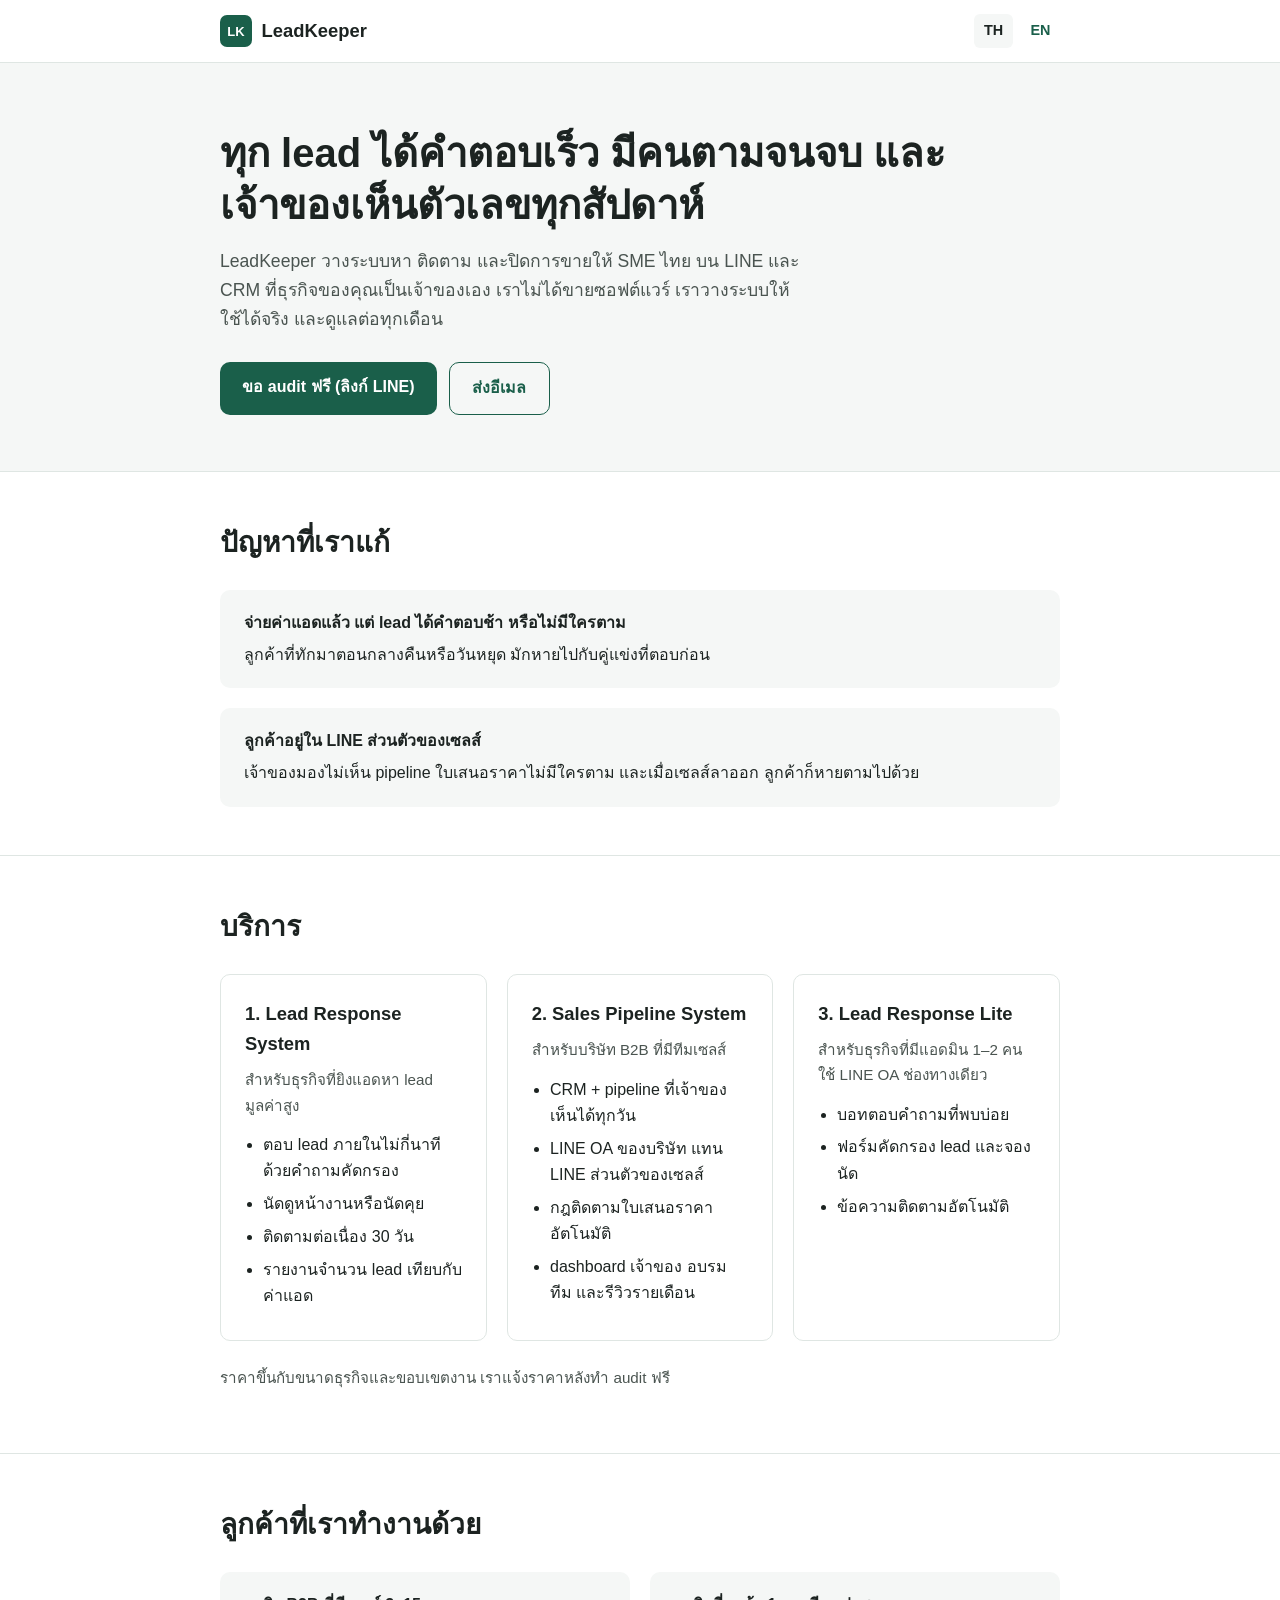
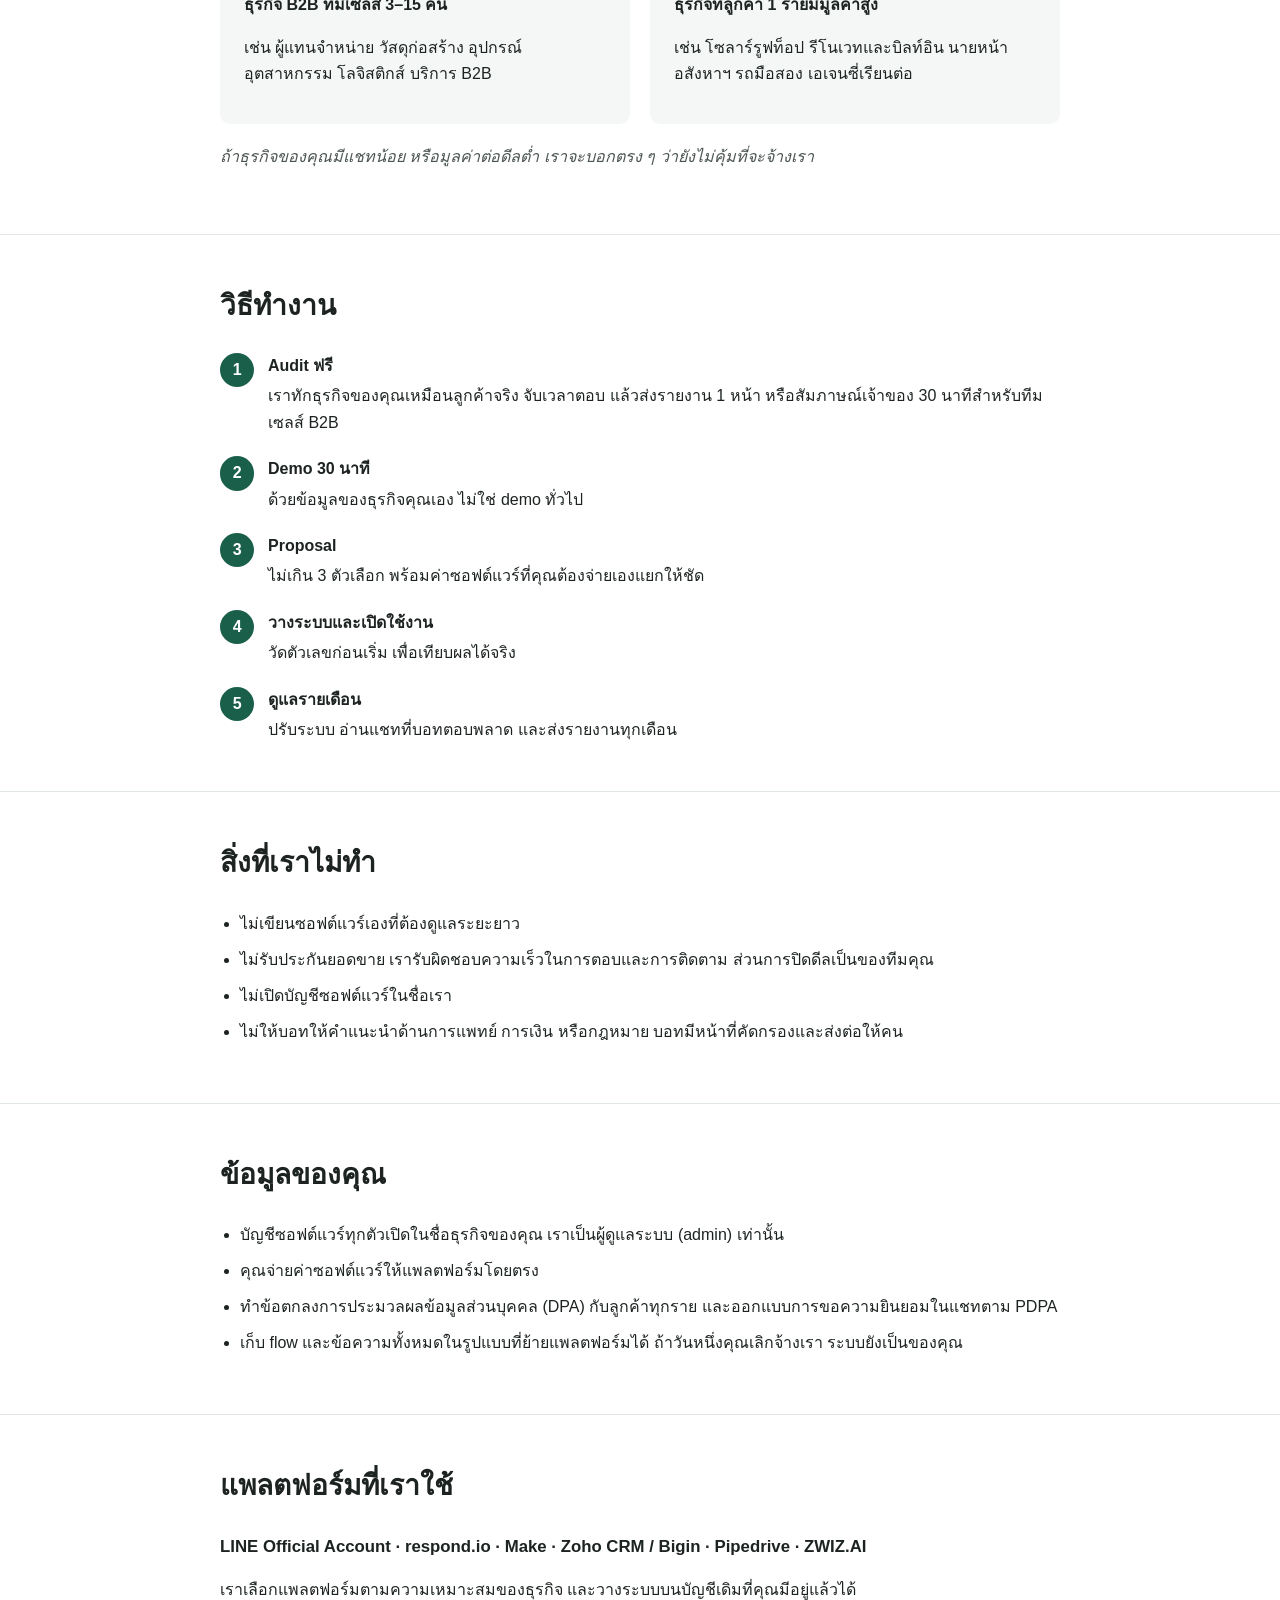
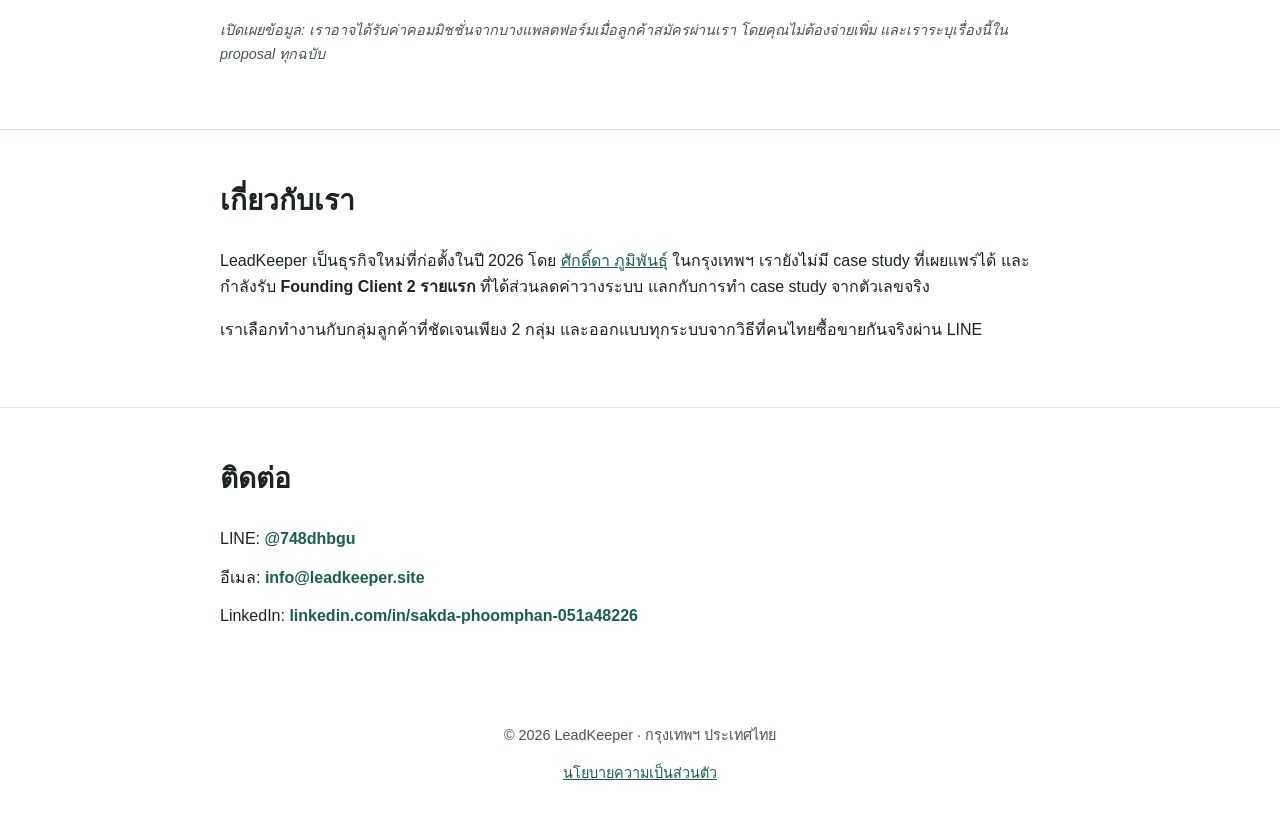
<file: index.html>
<!doctype html>
<html lang="th">
<head>
<meta charset="utf-8">
<meta name="viewport" content="width=device-width, initial-scale=1">
<title>LeadKeeper – วางระบบตอบและติดตาม lead ให้ธุรกิจไทย</title>
<meta name="description" content="LeadKeeper วางระบบให้ทุก lead ได้คำตอบเร็ว มีคนตามจนจบ และเจ้าของเห็นตัวเลขทุกสัปดาห์ บนแพลตฟอร์มที่ธุรกิจเป็นเจ้าของเอง">
<link rel="canonical" href="https://leadkeeper.site/">
<link rel="alternate" hreflang="th" href="https://leadkeeper.site/">
<link rel="alternate" hreflang="en" href="https://leadkeeper.site/en/">
<link rel="alternate" hreflang="x-default" href="https://leadkeeper.site/">
<link rel="icon" type="image/svg+xml" href="/favicon.svg">
<link rel="stylesheet" href="/assets/style.css">
<meta property="og:type" content="website">
<meta property="og:site_name" content="LeadKeeper">
<meta property="og:title" content="LeadKeeper – วางระบบตอบและติดตาม lead ให้ธุรกิจไทย">
<meta property="og:description" content="LeadKeeper วางระบบให้ทุก lead ได้คำตอบเร็ว มีคนตามจนจบ และเจ้าของเห็นตัวเลขทุกสัปดาห์ บนแพลตฟอร์มที่ธุรกิจเป็นเจ้าของเอง">
<meta property="og:url" content="https://leadkeeper.site/">
<meta property="og:locale" content="th_TH">
<meta property="og:locale:alternate" content="en_US">
</head>
<body>
<a class="skip-link" href="#main">ข้ามไปเนื้อหาหลัก</a>
<header class="site-header">
  <div class="header-inner">
    <a class="brand" href="/">
      <img src="/favicon.svg" alt="" width="32" height="32">
      <span>LeadKeeper</span>
    </a>
    <nav class="lang-switch" aria-label="เปลี่ยนภาษา">
      <a href="/" aria-current="true" lang="th" hreflang="th">TH</a>
      <a href="/en/" lang="en" hreflang="en">EN</a>
    </nav>
  </div>
</header>

<main id="main">
  <section class="hero">
    <div class="wrap">
      <h1>ทุก lead ได้คำตอบเร็ว มีคนตามจนจบ และเจ้าของเห็นตัวเลขทุกสัปดาห์</h1>
      <p class="lede">LeadKeeper วางระบบหา ติดตาม และปิดการขายให้ SME ไทย บน LINE และ CRM ที่ธุรกิจของคุณเป็นเจ้าของเอง เราไม่ได้ขายซอฟต์แวร์ เราวางระบบให้ใช้ได้จริง และดูแลต่อทุกเดือน</p>
      <div class="cta-row">
        <a class="btn btn-primary" href="https://line.me/R/ti/p/@748dhbgu">ขอ audit ฟรี (ลิงก์ LINE)</a>
        <a class="btn btn-secondary" href="mailto:info@leadkeeper.site">ส่งอีเมล</a>
      </div>
    </div>
  </section>

  <section id="problem" aria-labelledby="problem-h">
    <div class="wrap">
      <h2 id="problem-h">ปัญหาที่เราแก้</h2>
      <ul class="problem-list">
        <li><strong>จ่ายค่าแอดแล้ว แต่ lead ได้คำตอบช้า หรือไม่มีใครตาม</strong>ลูกค้าที่ทักมาตอนกลางคืนหรือวันหยุด มักหายไปกับคู่แข่งที่ตอบก่อน</li>
        <li><strong>ลูกค้าอยู่ใน LINE ส่วนตัวของเซลส์</strong>เจ้าของมองไม่เห็น pipeline ใบเสนอราคาไม่มีใครตาม และเมื่อเซลส์ลาออก ลูกค้าก็หายตามไปด้วย</li>
      </ul>
    </div>
  </section>

  <section id="services" aria-labelledby="services-h">
    <div class="wrap">
      <h2 id="services-h">บริการ</h2>
      <div class="card-grid">
        <div class="card">
          <h3>1. Lead Response System</h3>
          <p class="tag">สำหรับธุรกิจที่ยิงแอดหา lead มูลค่าสูง</p>
          <ul>
            <li>ตอบ lead ภายในไม่กี่นาทีด้วยคำถามคัดกรอง</li>
            <li>นัดดูหน้างานหรือนัดคุย</li>
            <li>ติดตามต่อเนื่อง 30 วัน</li>
            <li>รายงานจำนวน lead เทียบกับค่าแอด</li>
          </ul>
        </div>
        <div class="card">
          <h3>2. Sales Pipeline System</h3>
          <p class="tag">สำหรับบริษัท B2B ที่มีทีมเซลส์</p>
          <ul>
            <li>CRM + pipeline ที่เจ้าของเห็นได้ทุกวัน</li>
            <li>LINE OA ของบริษัท แทน LINE ส่วนตัวของเซลส์</li>
            <li>กฎติดตามใบเสนอราคาอัตโนมัติ</li>
            <li>dashboard เจ้าของ อบรมทีม และรีวิวรายเดือน</li>
          </ul>
        </div>
        <div class="card">
          <h3>3. Lead Response Lite</h3>
          <p class="tag">สำหรับธุรกิจที่มีแอดมิน 1–2 คน ใช้ LINE OA ช่องทางเดียว</p>
          <ul>
            <li>บอทตอบคำถามที่พบบ่อย</li>
            <li>ฟอร์มคัดกรอง lead และจองนัด</li>
            <li>ข้อความติดตามอัตโนมัติ</li>
          </ul>
        </div>
      </div>
      <p class="pricing-note">ราคาขึ้นกับขนาดธุรกิจและขอบเขตงาน เราแจ้งราคาหลังทำ audit ฟรี</p>
    </div>
  </section>

  <section id="who" aria-labelledby="who-h">
    <div class="wrap">
      <h2 id="who-h">ลูกค้าที่เราทำงานด้วย</h2>
      <div class="segment-grid">
        <div>
          <strong>ธุรกิจ B2B ที่มีเซลส์ 3–15 คน</strong>
          <p>เช่น ผู้แทนจำหน่าย วัสดุก่อสร้าง อุปกรณ์อุตสาหกรรม โลจิสติกส์ บริการ B2B</p>
        </div>
        <div>
          <strong>ธุรกิจที่ลูกค้า 1 รายมีมูลค่าสูง</strong>
          <p>เช่น โซลาร์รูฟท็อป รีโนเวทและบิลท์อิน นายหน้าอสังหาฯ รถมือสอง เอเจนซี่เรียนต่อ</p>
        </div>
      </div>
      <p class="honest-note">ถ้าธุรกิจของคุณมีแชทน้อย หรือมูลค่าต่อดีลต่ำ เราจะบอกตรง ๆ ว่ายังไม่คุ้มที่จะจ้างเรา</p>
    </div>
  </section>

  <section id="how" aria-labelledby="how-h">
    <div class="wrap">
      <h2 id="how-h">วิธีทำงาน</h2>
      <ol class="steps">
        <li><strong>Audit ฟรี</strong>เราทักธุรกิจของคุณเหมือนลูกค้าจริง จับเวลาตอบ แล้วส่งรายงาน 1 หน้า หรือสัมภาษณ์เจ้าของ 30 นาทีสำหรับทีมเซลส์ B2B</li>
        <li><strong>Demo 30 นาที</strong>ด้วยข้อมูลของธุรกิจคุณเอง ไม่ใช่ demo ทั่วไป</li>
        <li><strong>Proposal</strong>ไม่เกิน 3 ตัวเลือก พร้อมค่าซอฟต์แวร์ที่คุณต้องจ่ายเองแยกให้ชัด</li>
        <li><strong>วางระบบและเปิดใช้งาน</strong>วัดตัวเลขก่อนเริ่ม เพื่อเทียบผลได้จริง</li>
        <li><strong>ดูแลรายเดือน</strong>ปรับระบบ อ่านแชทที่บอทตอบพลาด และส่งรายงานทุกเดือน</li>
      </ol>
    </div>
  </section>

  <section id="not-do" aria-labelledby="not-do-h">
    <div class="wrap">
      <h2 id="not-do-h">สิ่งที่เราไม่ทำ</h2>
      <ul class="plain-list">
        <li>ไม่เขียนซอฟต์แวร์เองที่ต้องดูแลระยะยาว</li>
        <li>ไม่รับประกันยอดขาย เรารับผิดชอบความเร็วในการตอบและการติดตาม ส่วนการปิดดีลเป็นของทีมคุณ</li>
        <li>ไม่เปิดบัญชีซอฟต์แวร์ในชื่อเรา</li>
        <li>ไม่ให้บอทให้คำแนะนำด้านการแพทย์ การเงิน หรือกฎหมาย บอทมีหน้าที่คัดกรองและส่งต่อให้คน</li>
      </ul>
    </div>
  </section>

  <section id="data" aria-labelledby="data-h">
    <div class="wrap">
      <h2 id="data-h">ข้อมูลของคุณ</h2>
      <ul class="plain-list">
        <li>บัญชีซอฟต์แวร์ทุกตัวเปิดในชื่อธุรกิจของคุณ เราเป็นผู้ดูแลระบบ (admin) เท่านั้น</li>
        <li>คุณจ่ายค่าซอฟต์แวร์ให้แพลตฟอร์มโดยตรง</li>
        <li>ทำข้อตกลงการประมวลผลข้อมูลส่วนบุคคล (DPA) กับลูกค้าทุกราย และออกแบบการขอความยินยอมในแชทตาม PDPA</li>
        <li>เก็บ flow และข้อความทั้งหมดในรูปแบบที่ย้ายแพลตฟอร์มได้ ถ้าวันหนึ่งคุณเลิกจ้างเรา ระบบยังเป็นของคุณ</li>
      </ul>
    </div>
  </section>

  <section id="platforms" aria-labelledby="platforms-h">
    <div class="wrap">
      <h2 id="platforms-h">แพลตฟอร์มที่เราใช้</h2>
      <p class="platform-list">LINE Official Account · respond.io · Make · Zoho CRM / Bigin · Pipedrive · ZWIZ.AI</p>
      <p>เราเลือกแพลตฟอร์มตามความเหมาะสมของธุรกิจ และวางระบบบนบัญชีเดิมที่คุณมีอยู่แล้วได้</p>
      <p class="disclosure">เปิดเผยข้อมูล: เราอาจได้รับค่าคอมมิชชั่นจากบางแพลตฟอร์มเมื่อลูกค้าสมัครผ่านเรา โดยคุณไม่ต้องจ่ายเพิ่ม และเราระบุเรื่องนี้ใน proposal ทุกฉบับ</p>
    </div>
  </section>

  <section id="about" class="about" aria-labelledby="about-h">
    <div class="wrap">
      <h2 id="about-h">เกี่ยวกับเรา</h2>
      <p>LeadKeeper เป็นธุรกิจใหม่ที่ก่อตั้งในปี 2026 โดย <a href="https://www.linkedin.com/in/sakda-phoomphan-051a48226/">ศักดิ์ดา ภูมิพันธุ์</a> ในกรุงเทพฯ เรายังไม่มี case study ที่เผยแพร่ได้ และกำลังรับ <strong>Founding Client 2 รายแรก</strong> ที่ได้ส่วนลดค่าวางระบบ แลกกับการทำ case study จากตัวเลขจริง</p>
      <p>เราเลือกทำงานกับกลุ่มลูกค้าที่ชัดเจนเพียง 2 กลุ่ม และออกแบบทุกระบบจากวิธีที่คนไทยซื้อขายกันจริงผ่าน LINE</p>
    </div>
  </section>

  <section id="contact" aria-labelledby="contact-h">
    <div class="wrap">
      <h2 id="contact-h">ติดต่อ</h2>
      <ul class="contact-list">
        <li>LINE: <a href="https://line.me/R/ti/p/@748dhbgu">@748dhbgu</a></li>
        <li>อีเมล: <a href="mailto:info@leadkeeper.site">info@leadkeeper.site</a></li>
        <li>LinkedIn: <a href="https://www.linkedin.com/in/sakda-phoomphan-051a48226/">linkedin.com/in/sakda-phoomphan-051a48226</a></li>
      </ul>
    </div>
  </section>
</main>

<footer class="site-footer">
  <div class="wrap">
    <p>© 2026 LeadKeeper · กรุงเทพฯ ประเทศไทย</p>
    <p><a href="/privacy">นโยบายความเป็นส่วนตัว</a></p>
  </div>
</footer>
</body>
</html>
</file>
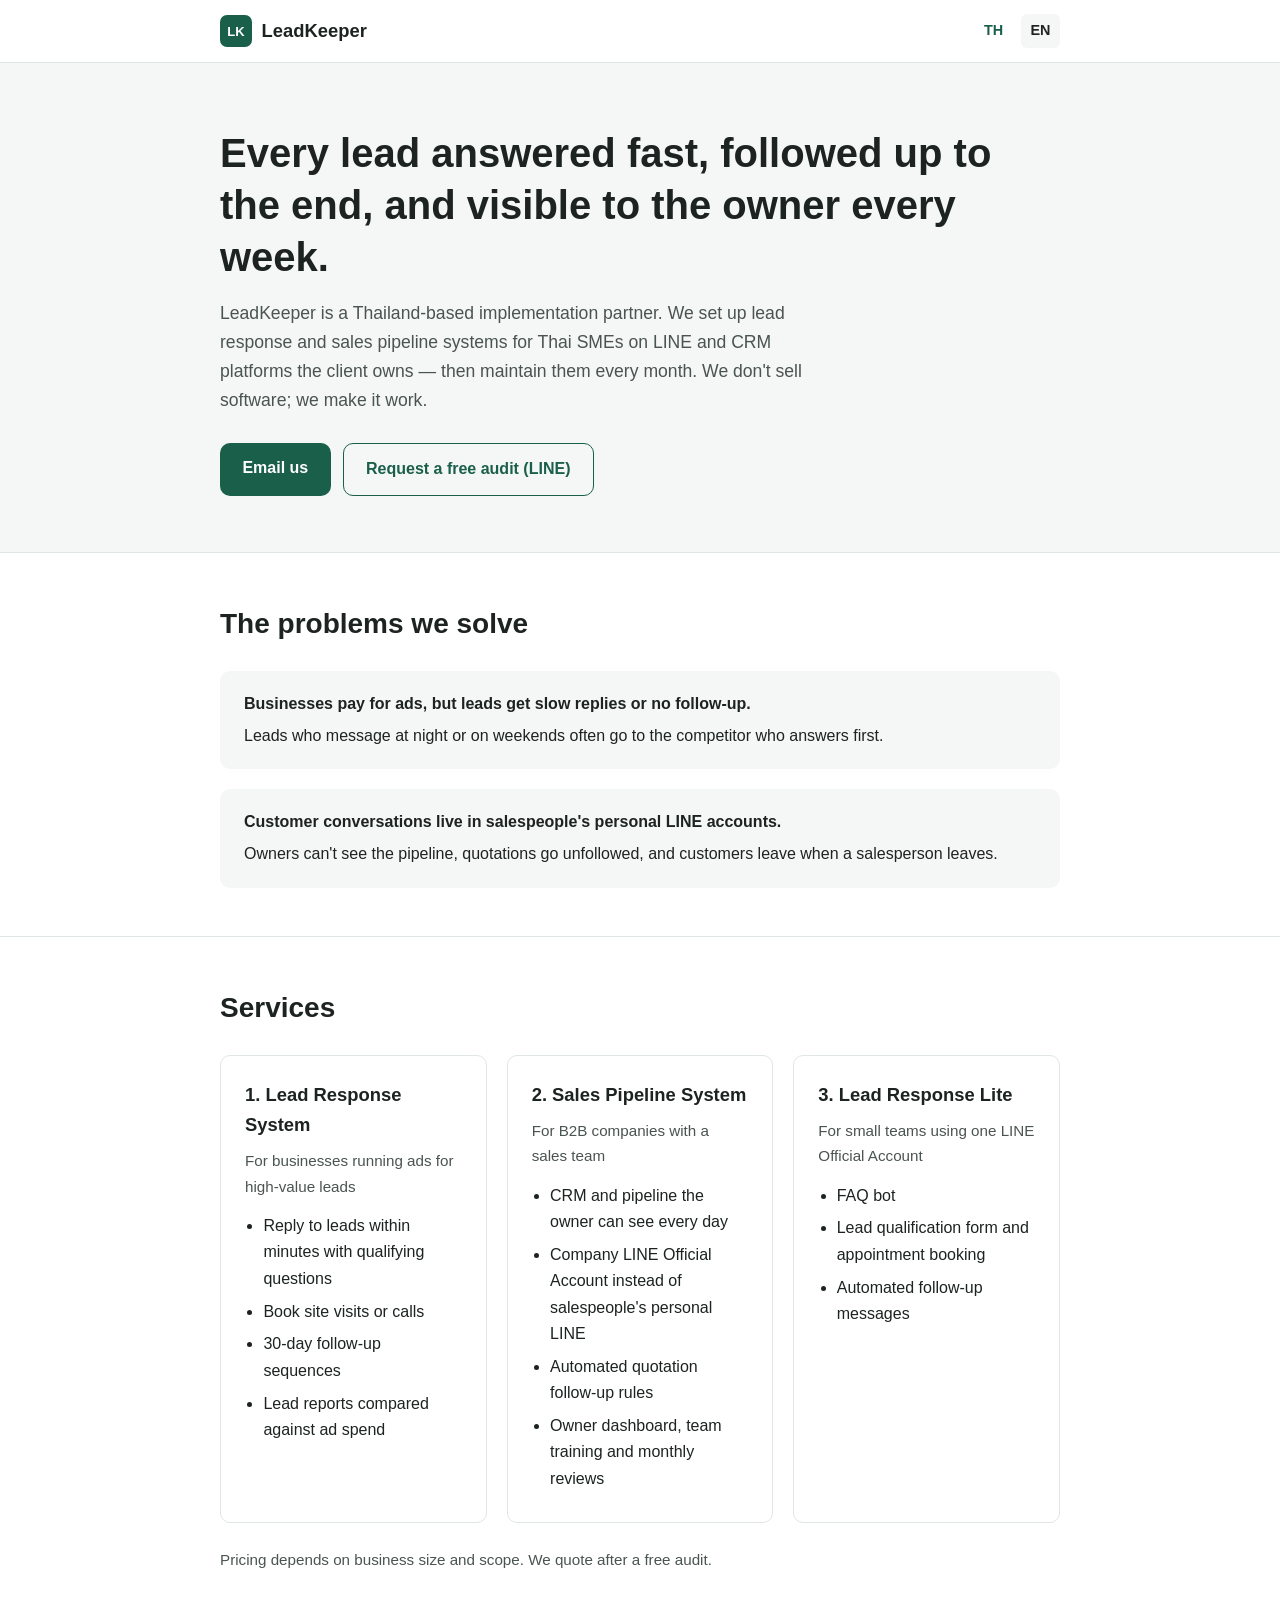
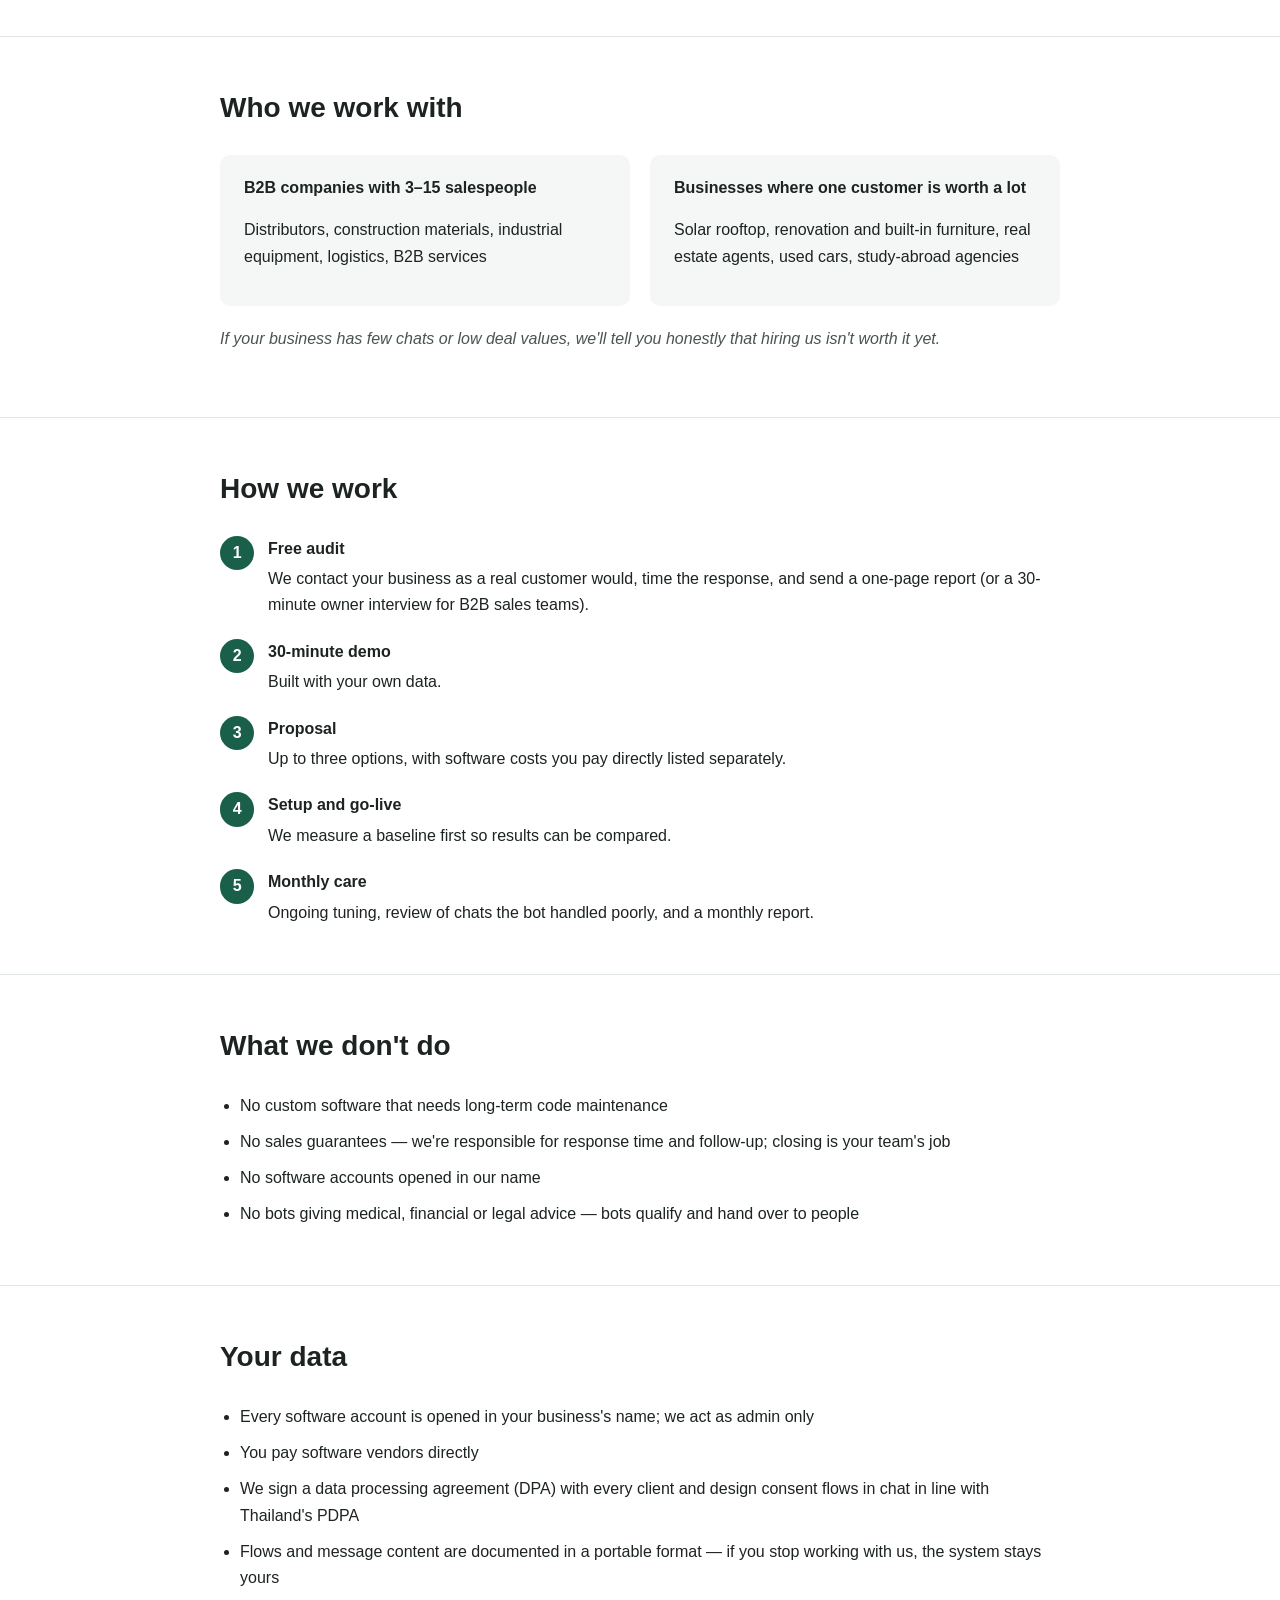
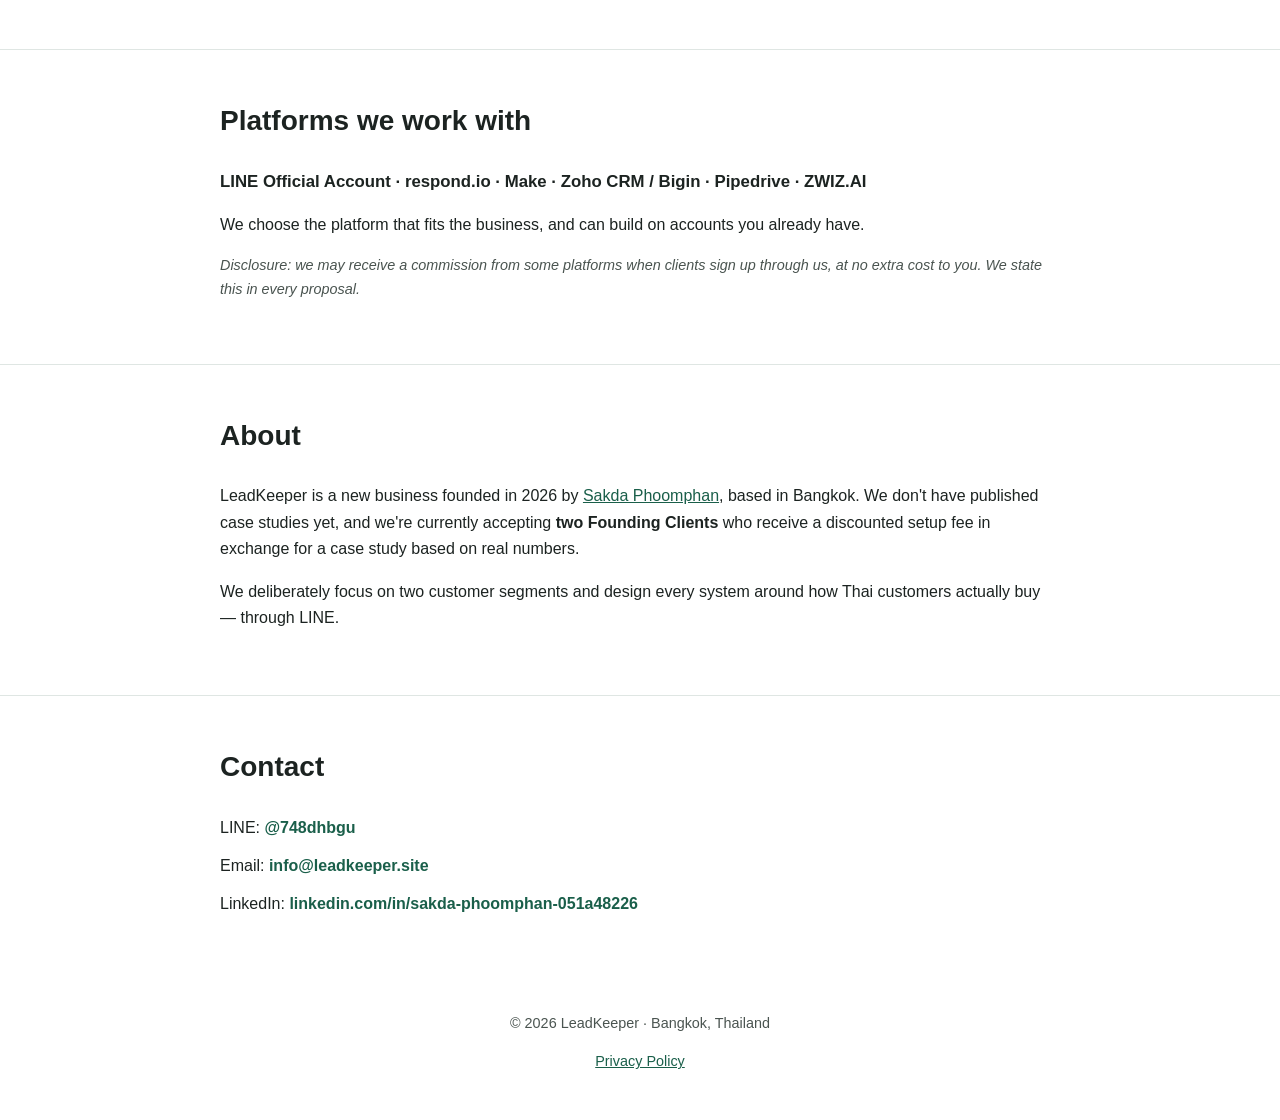
<file: en/index.html>
<!doctype html>
<html lang="en">
<head>
<meta charset="utf-8">
<meta name="viewport" content="width=device-width, initial-scale=1">
<title>LeadKeeper – Lead response & sales pipeline systems for Thai SMEs</title>
<meta name="description" content="LeadKeeper sets up systems so every lead gets a fast reply, a follow-up until it closes, and owners see the numbers every week — on platforms the business owns.">
<link rel="canonical" href="https://leadkeeper.site/en/">
<link rel="alternate" hreflang="th" href="https://leadkeeper.site/">
<link rel="alternate" hreflang="en" href="https://leadkeeper.site/en/">
<link rel="alternate" hreflang="x-default" href="https://leadkeeper.site/">
<link rel="icon" type="image/svg+xml" href="/favicon.svg">
<link rel="stylesheet" href="/assets/style.css">
<meta property="og:type" content="website">
<meta property="og:site_name" content="LeadKeeper">
<meta property="og:title" content="LeadKeeper – Lead response & sales pipeline systems for Thai SMEs">
<meta property="og:description" content="LeadKeeper sets up systems so every lead gets a fast reply, a follow-up until it closes, and owners see the numbers every week — on platforms the business owns.">
<meta property="og:url" content="https://leadkeeper.site/en/">
<meta property="og:locale" content="en_US">
<meta property="og:locale:alternate" content="th_TH">
</head>
<body>
<a class="skip-link" href="#main">Skip to main content</a>
<header class="site-header">
  <div class="header-inner">
    <a class="brand" href="/en/">
      <img src="/favicon.svg" alt="" width="32" height="32">
      <span>LeadKeeper</span>
    </a>
    <nav class="lang-switch" aria-label="Language switch">
      <a href="/" lang="th" hreflang="th">TH</a>
      <a href="/en/" aria-current="true" lang="en" hreflang="en">EN</a>
    </nav>
  </div>
</header>

<main id="main">
  <section class="hero">
    <div class="wrap">
      <h1>Every lead answered fast, followed up to the end, and visible to the owner every week.</h1>
      <p class="lede">LeadKeeper is a Thailand-based implementation partner. We set up lead response and sales pipeline systems for Thai SMEs on LINE and CRM platforms the client owns — then maintain them every month. We don't sell software; we make it work.</p>
      <div class="cta-row">
        <a class="btn btn-primary" href="mailto:info@leadkeeper.site">Email us</a>
        <a class="btn btn-secondary" href="https://line.me/R/ti/p/@748dhbgu">Request a free audit (LINE)</a>
      </div>
    </div>
  </section>

  <section id="problem" aria-labelledby="problem-h">
    <div class="wrap">
      <h2 id="problem-h">The problems we solve</h2>
      <ul class="problem-list">
        <li><strong>Businesses pay for ads, but leads get slow replies or no follow-up.</strong>Leads who message at night or on weekends often go to the competitor who answers first.</li>
        <li><strong>Customer conversations live in salespeople's personal LINE accounts.</strong>Owners can't see the pipeline, quotations go unfollowed, and customers leave when a salesperson leaves.</li>
      </ul>
    </div>
  </section>

  <section id="services" aria-labelledby="services-h">
    <div class="wrap">
      <h2 id="services-h">Services</h2>
      <div class="card-grid">
        <div class="card">
          <h3>1. Lead Response System</h3>
          <p class="tag">For businesses running ads for high-value leads</p>
          <ul>
            <li>Reply to leads within minutes with qualifying questions</li>
            <li>Book site visits or calls</li>
            <li>30-day follow-up sequences</li>
            <li>Lead reports compared against ad spend</li>
          </ul>
        </div>
        <div class="card">
          <h3>2. Sales Pipeline System</h3>
          <p class="tag">For B2B companies with a sales team</p>
          <ul>
            <li>CRM and pipeline the owner can see every day</li>
            <li>Company LINE Official Account instead of salespeople's personal LINE</li>
            <li>Automated quotation follow-up rules</li>
            <li>Owner dashboard, team training and monthly reviews</li>
          </ul>
        </div>
        <div class="card">
          <h3>3. Lead Response Lite</h3>
          <p class="tag">For small teams using one LINE Official Account</p>
          <ul>
            <li>FAQ bot</li>
            <li>Lead qualification form and appointment booking</li>
            <li>Automated follow-up messages</li>
          </ul>
        </div>
      </div>
      <p class="pricing-note">Pricing depends on business size and scope. We quote after a free audit.</p>
    </div>
  </section>

  <section id="who" aria-labelledby="who-h">
    <div class="wrap">
      <h2 id="who-h">Who we work with</h2>
      <div class="segment-grid">
        <div>
          <strong>B2B companies with 3–15 salespeople</strong>
          <p>Distributors, construction materials, industrial equipment, logistics, B2B services</p>
        </div>
        <div>
          <strong>Businesses where one customer is worth a lot</strong>
          <p>Solar rooftop, renovation and built-in furniture, real estate agents, used cars, study-abroad agencies</p>
        </div>
      </div>
      <p class="honest-note">If your business has few chats or low deal values, we'll tell you honestly that hiring us isn't worth it yet.</p>
    </div>
  </section>

  <section id="how" aria-labelledby="how-h">
    <div class="wrap">
      <h2 id="how-h">How we work</h2>
      <ol class="steps">
        <li><strong>Free audit</strong>We contact your business as a real customer would, time the response, and send a one-page report (or a 30-minute owner interview for B2B sales teams).</li>
        <li><strong>30-minute demo</strong>Built with your own data.</li>
        <li><strong>Proposal</strong>Up to three options, with software costs you pay directly listed separately.</li>
        <li><strong>Setup and go-live</strong>We measure a baseline first so results can be compared.</li>
        <li><strong>Monthly care</strong>Ongoing tuning, review of chats the bot handled poorly, and a monthly report.</li>
      </ol>
    </div>
  </section>

  <section id="not-do" aria-labelledby="not-do-h">
    <div class="wrap">
      <h2 id="not-do-h">What we don't do</h2>
      <ul class="plain-list">
        <li>No custom software that needs long-term code maintenance</li>
        <li>No sales guarantees — we're responsible for response time and follow-up; closing is your team's job</li>
        <li>No software accounts opened in our name</li>
        <li>No bots giving medical, financial or legal advice — bots qualify and hand over to people</li>
      </ul>
    </div>
  </section>

  <section id="data" aria-labelledby="data-h">
    <div class="wrap">
      <h2 id="data-h">Your data</h2>
      <ul class="plain-list">
        <li>Every software account is opened in your business's name; we act as admin only</li>
        <li>You pay software vendors directly</li>
        <li>We sign a data processing agreement (DPA) with every client and design consent flows in chat in line with Thailand's PDPA</li>
        <li>Flows and message content are documented in a portable format — if you stop working with us, the system stays yours</li>
      </ul>
    </div>
  </section>

  <section id="platforms" aria-labelledby="platforms-h">
    <div class="wrap">
      <h2 id="platforms-h">Platforms we work with</h2>
      <p class="platform-list">LINE Official Account · respond.io · Make · Zoho CRM / Bigin · Pipedrive · ZWIZ.AI</p>
      <p>We choose the platform that fits the business, and can build on accounts you already have.</p>
      <p class="disclosure">Disclosure: we may receive a commission from some platforms when clients sign up through us, at no extra cost to you. We state this in every proposal.</p>
    </div>
  </section>

  <section id="about" class="about" aria-labelledby="about-h">
    <div class="wrap">
      <h2 id="about-h">About</h2>
      <p>LeadKeeper is a new business founded in 2026 by <a href="https://www.linkedin.com/in/sakda-phoomphan-051a48226/">Sakda Phoomphan</a>, based in Bangkok. We don't have published case studies yet, and we're currently accepting <strong>two Founding Clients</strong> who receive a discounted setup fee in exchange for a case study based on real numbers.</p>
      <p>We deliberately focus on two customer segments and design every system around how Thai customers actually buy — through LINE.</p>
    </div>
  </section>

  <section id="contact" aria-labelledby="contact-h">
    <div class="wrap">
      <h2 id="contact-h">Contact</h2>
      <ul class="contact-list">
        <li>LINE: <a href="https://line.me/R/ti/p/@748dhbgu">@748dhbgu</a></li>
        <li>Email: <a href="mailto:info@leadkeeper.site">info@leadkeeper.site</a></li>
        <li>LinkedIn: <a href="https://www.linkedin.com/in/sakda-phoomphan-051a48226/">linkedin.com/in/sakda-phoomphan-051a48226</a></li>
      </ul>
    </div>
  </section>
</main>

<footer class="site-footer">
  <div class="wrap">
    <p>© 2026 LeadKeeper · Bangkok, Thailand</p>
    <p><a href="/en/privacy">Privacy Policy</a></p>
  </div>
</footer>
</body>
</html>
</file>
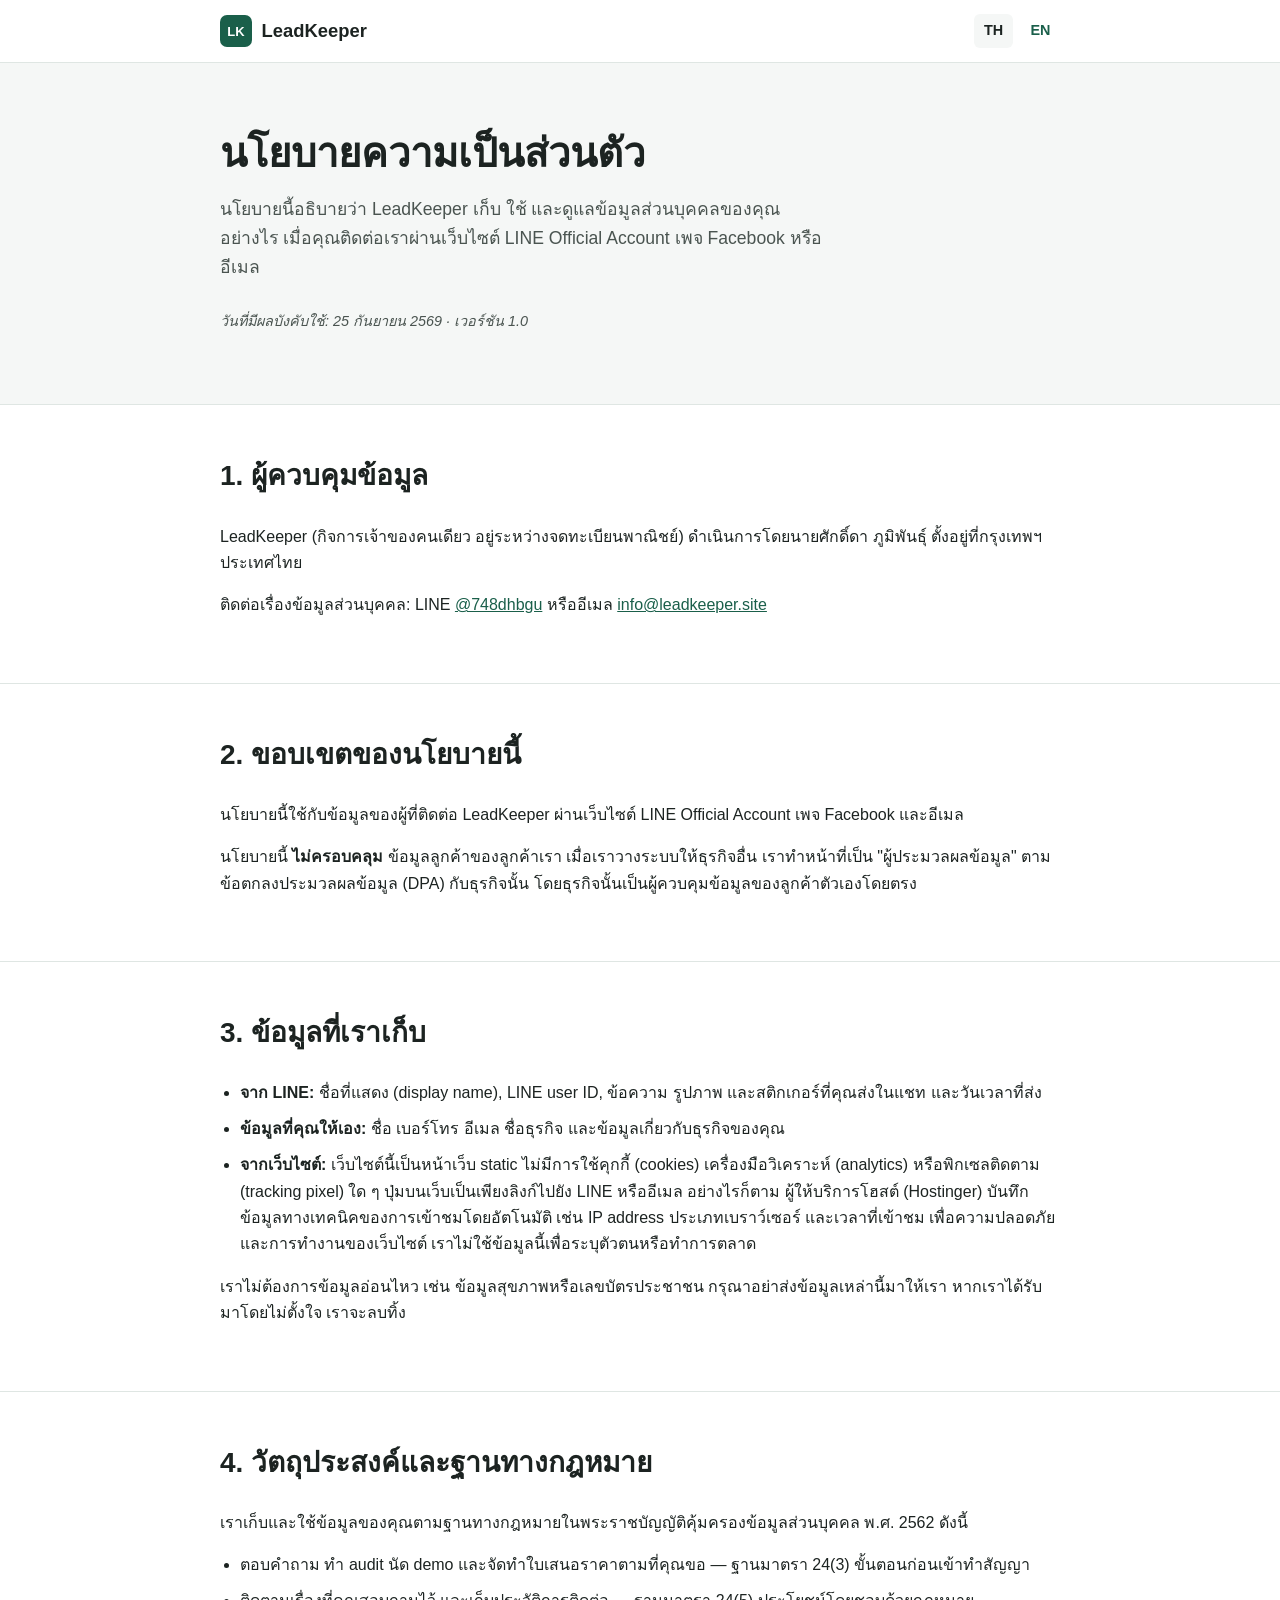
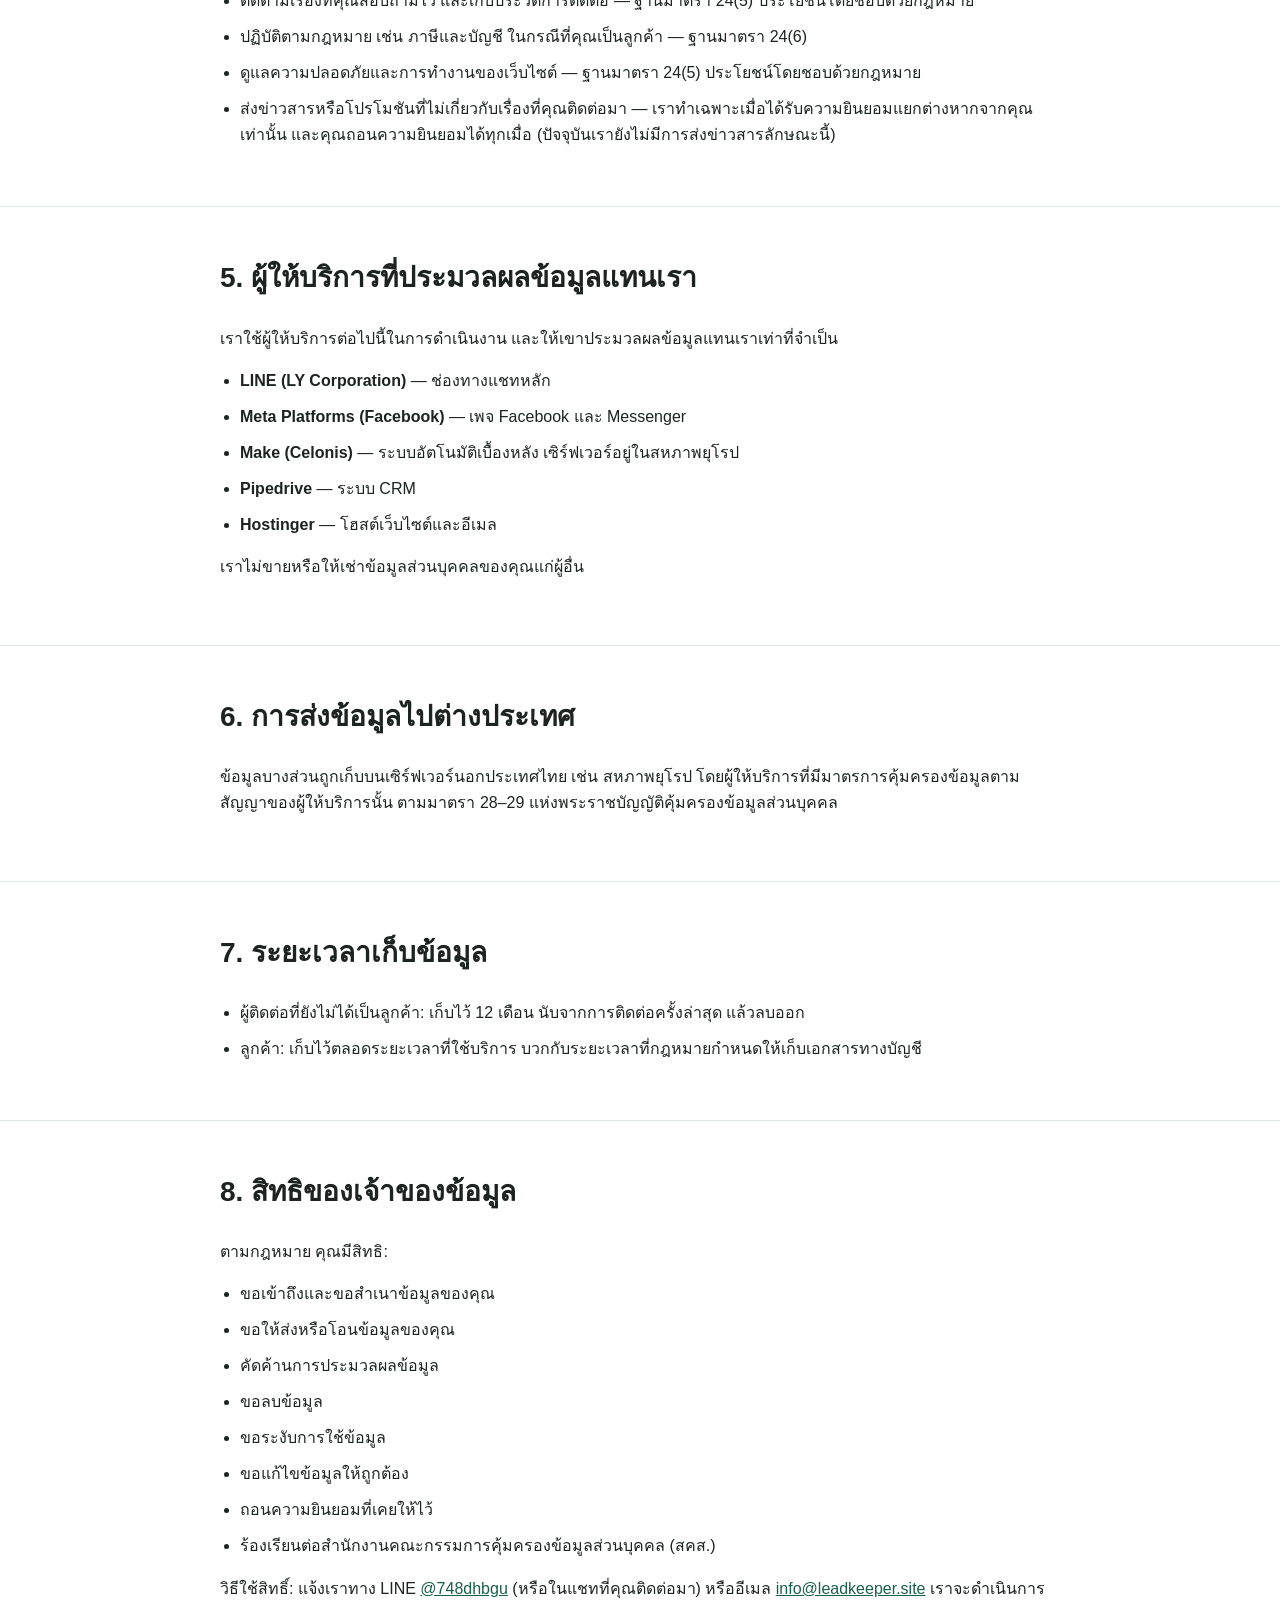
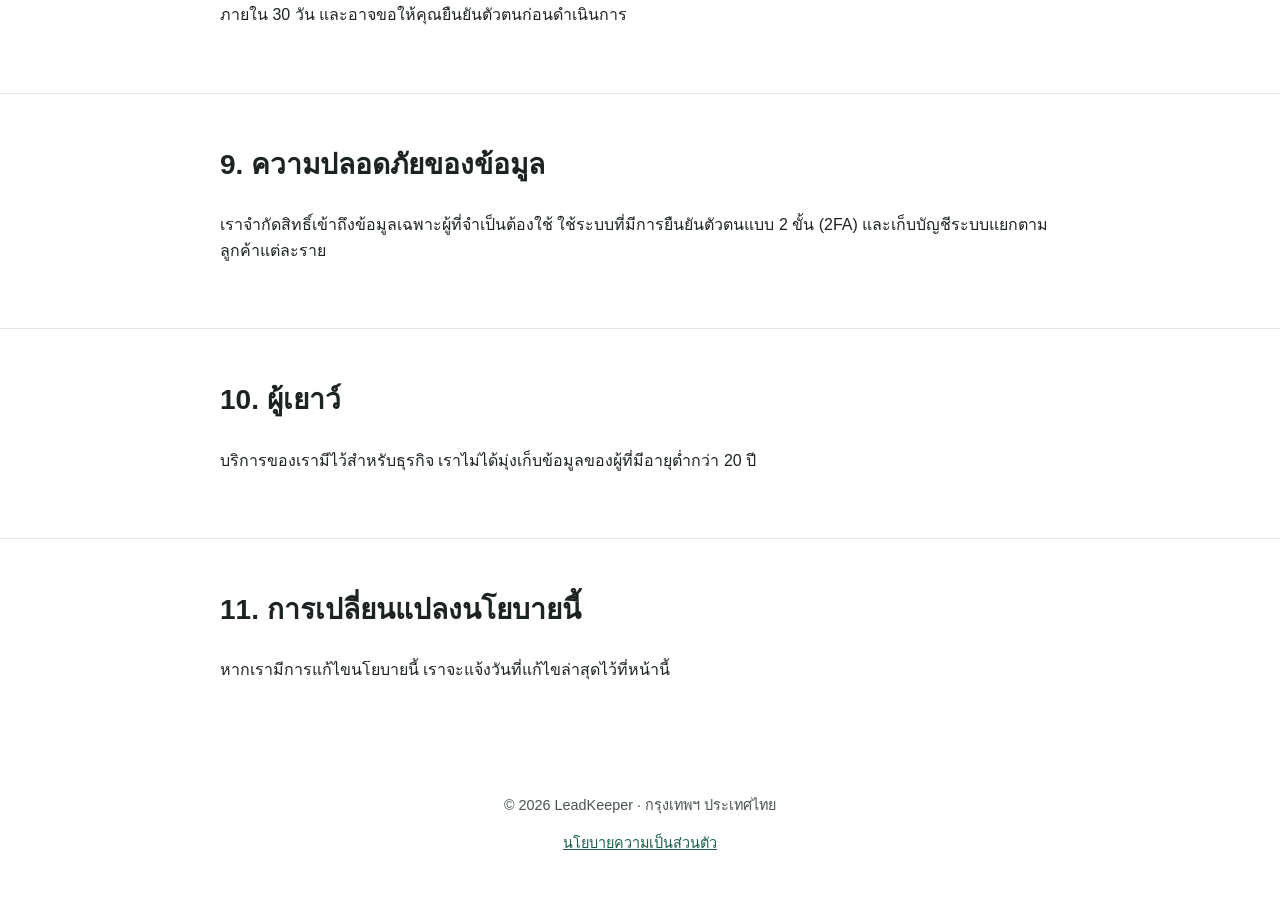
<file: privacy/index.html>
<!doctype html>
<html lang="th">
<head>
<meta charset="utf-8">
<meta name="viewport" content="width=device-width, initial-scale=1">
<title>นโยบายความเป็นส่วนตัว · LeadKeeper</title>
<meta name="description" content="นโยบายความเป็นส่วนตัวของ LeadKeeper อธิบายว่าเราเก็บ ใช้ และดูแลข้อมูลส่วนบุคคลของคุณอย่างไร ตามพระราชบัญญัติคุ้มครองข้อมูลส่วนบุคคล พ.ศ. 2562">
<link rel="canonical" href="https://leadkeeper.site/privacy">
<link rel="alternate" hreflang="th" href="https://leadkeeper.site/privacy">
<link rel="alternate" hreflang="en" href="https://leadkeeper.site/en/privacy">
<link rel="alternate" hreflang="x-default" href="https://leadkeeper.site/privacy">
<link rel="icon" type="image/svg+xml" href="/favicon.svg">
<link rel="stylesheet" href="/assets/style.css">
<meta property="og:type" content="website">
<meta property="og:site_name" content="LeadKeeper">
<meta property="og:title" content="นโยบายความเป็นส่วนตัว · LeadKeeper">
<meta property="og:description" content="นโยบายความเป็นส่วนตัวของ LeadKeeper อธิบายว่าเราเก็บ ใช้ และดูแลข้อมูลส่วนบุคคลของคุณอย่างไร">
<meta property="og:url" content="https://leadkeeper.site/privacy">
<meta property="og:locale" content="th_TH">
<meta property="og:locale:alternate" content="en_US">
</head>
<body>
<a class="skip-link" href="#main">ข้ามไปเนื้อหาหลัก</a>
<header class="site-header">
  <div class="header-inner">
    <a class="brand" href="/">
      <img src="/favicon.svg" alt="" width="32" height="32">
      <span>LeadKeeper</span>
    </a>
    <nav class="lang-switch" aria-label="เปลี่ยนภาษา">
      <a href="/privacy" aria-current="true" lang="th" hreflang="th">TH</a>
      <a href="/en/privacy" lang="en" hreflang="en">EN</a>
    </nav>
  </div>
</header>

<main id="main">
  <section class="hero">
    <div class="wrap">
      <h1>นโยบายความเป็นส่วนตัว</h1>
      <p class="lede">นโยบายนี้อธิบายว่า LeadKeeper เก็บ ใช้ และดูแลข้อมูลส่วนบุคคลของคุณอย่างไร เมื่อคุณติดต่อเราผ่านเว็บไซต์ LINE Official Account เพจ Facebook หรืออีเมล</p>
      <p class="disclosure">วันที่มีผลบังคับใช้: 25 กันยายน 2569 · เวอร์ชัน 1.0</p>
    </div>
  </section>

  <section id="controller" aria-labelledby="controller-h">
    <div class="wrap">
      <h2 id="controller-h">1. ผู้ควบคุมข้อมูล</h2>
      <p>LeadKeeper (กิจการเจ้าของคนเดียว อยู่ระหว่างจดทะเบียนพาณิชย์) ดำเนินการโดยนายศักดิ์ดา ภูมิพันธุ์ ตั้งอยู่ที่กรุงเทพฯ ประเทศไทย</p>
      <p>ติดต่อเรื่องข้อมูลส่วนบุคคล: LINE <a href="https://line.me/R/ti/p/@748dhbgu">@748dhbgu</a> หรืออีเมล <a href="mailto:info@leadkeeper.site">info@leadkeeper.site</a></p>
    </div>
  </section>

  <section id="scope" aria-labelledby="scope-h">
    <div class="wrap">
      <h2 id="scope-h">2. ขอบเขตของนโยบายนี้</h2>
      <p>นโยบายนี้ใช้กับข้อมูลของผู้ที่ติดต่อ LeadKeeper ผ่านเว็บไซต์ LINE Official Account เพจ Facebook และอีเมล</p>
      <p>นโยบายนี้ <strong>ไม่ครอบคลุม</strong> ข้อมูลลูกค้าของลูกค้าเรา เมื่อเราวางระบบให้ธุรกิจอื่น เราทำหน้าที่เป็น "ผู้ประมวลผลข้อมูล" ตามข้อตกลงประมวลผลข้อมูล (DPA) กับธุรกิจนั้น โดยธุรกิจนั้นเป็นผู้ควบคุมข้อมูลของลูกค้าตัวเองโดยตรง</p>
    </div>
  </section>

  <section id="data-collected" aria-labelledby="data-collected-h">
    <div class="wrap">
      <h2 id="data-collected-h">3. ข้อมูลที่เราเก็บ</h2>
      <ul class="plain-list">
        <li><strong>จาก LINE:</strong> ชื่อที่แสดง (display name), LINE user ID, ข้อความ รูปภาพ และสติกเกอร์ที่คุณส่งในแชท และวันเวลาที่ส่ง</li>
        <li><strong>ข้อมูลที่คุณให้เอง:</strong> ชื่อ เบอร์โทร อีเมล ชื่อธุรกิจ และข้อมูลเกี่ยวกับธุรกิจของคุณ</li>
        <li><strong>จากเว็บไซต์:</strong> เว็บไซต์นี้เป็นหน้าเว็บ static ไม่มีการใช้คุกกี้ (cookies) เครื่องมือวิเคราะห์ (analytics) หรือพิกเซลติดตาม (tracking pixel) ใด ๆ ปุ่มบนเว็บเป็นเพียงลิงก์ไปยัง LINE หรืออีเมล อย่างไรก็ตาม ผู้ให้บริการโฮสต์ (Hostinger) บันทึกข้อมูลทางเทคนิคของการเข้าชมโดยอัตโนมัติ เช่น IP address ประเภทเบราว์เซอร์ และเวลาที่เข้าชม เพื่อความปลอดภัยและการทำงานของเว็บไซต์ เราไม่ใช้ข้อมูลนี้เพื่อระบุตัวตนหรือทำการตลาด</li>
      </ul>
      <p>เราไม่ต้องการข้อมูลอ่อนไหว เช่น ข้อมูลสุขภาพหรือเลขบัตรประชาชน กรุณาอย่าส่งข้อมูลเหล่านี้มาให้เรา หากเราได้รับมาโดยไม่ตั้งใจ เราจะลบทิ้ง</p>
    </div>
  </section>

  <section id="purpose" aria-labelledby="purpose-h">
    <div class="wrap">
      <h2 id="purpose-h">4. วัตถุประสงค์และฐานทางกฎหมาย</h2>
      <p>เราเก็บและใช้ข้อมูลของคุณตามฐานทางกฎหมายในพระราชบัญญัติคุ้มครองข้อมูลส่วนบุคคล พ.ศ. 2562 ดังนี้</p>
      <ul class="plain-list">
        <li>ตอบคำถาม ทำ audit นัด demo และจัดทำใบเสนอราคาตามที่คุณขอ — ฐานมาตรา 24(3) ขั้นตอนก่อนเข้าทำสัญญา</li>
        <li>ติดตามเรื่องที่คุณสอบถามไว้ และเก็บประวัติการติดต่อ — ฐานมาตรา 24(5) ประโยชน์โดยชอบด้วยกฎหมาย</li>
        <li>ปฏิบัติตามกฎหมาย เช่น ภาษีและบัญชี ในกรณีที่คุณเป็นลูกค้า — ฐานมาตรา 24(6)</li>
        <li>ดูแลความปลอดภัยและการทำงานของเว็บไซต์ — ฐานมาตรา 24(5) ประโยชน์โดยชอบด้วยกฎหมาย</li>
        <li>ส่งข่าวสารหรือโปรโมชันที่ไม่เกี่ยวกับเรื่องที่คุณติดต่อมา — เราทำเฉพาะเมื่อได้รับความยินยอมแยกต่างหากจากคุณเท่านั้น และคุณถอนความยินยอมได้ทุกเมื่อ (ปัจจุบันเรายังไม่มีการส่งข่าวสารลักษณะนี้)</li>
      </ul>
    </div>
  </section>

  <section id="sharing" aria-labelledby="sharing-h">
    <div class="wrap">
      <h2 id="sharing-h">5. ผู้ให้บริการที่ประมวลผลข้อมูลแทนเรา</h2>
      <p>เราใช้ผู้ให้บริการต่อไปนี้ในการดำเนินงาน และให้เขาประมวลผลข้อมูลแทนเราเท่าที่จำเป็น</p>
      <ul class="plain-list">
        <li><strong>LINE (LY Corporation)</strong> — ช่องทางแชทหลัก</li>
        <li><strong>Meta Platforms (Facebook)</strong> — เพจ Facebook และ Messenger</li>
        <li><strong>Make (Celonis)</strong> — ระบบอัตโนมัติเบื้องหลัง เซิร์ฟเวอร์อยู่ในสหภาพยุโรป</li>
        <li><strong>Pipedrive</strong> — ระบบ CRM</li>
        <li><strong>Hostinger</strong> — โฮสต์เว็บไซต์และอีเมล</li>
      </ul>
      <p>เราไม่ขายหรือให้เช่าข้อมูลส่วนบุคคลของคุณแก่ผู้อื่น</p>
    </div>
  </section>

  <section id="transfer" aria-labelledby="transfer-h">
    <div class="wrap">
      <h2 id="transfer-h">6. การส่งข้อมูลไปต่างประเทศ</h2>
      <p>ข้อมูลบางส่วนถูกเก็บบนเซิร์ฟเวอร์นอกประเทศไทย เช่น สหภาพยุโรป โดยผู้ให้บริการที่มีมาตรการคุ้มครองข้อมูลตามสัญญาของผู้ให้บริการนั้น ตามมาตรา 28–29 แห่งพระราชบัญญัติคุ้มครองข้อมูลส่วนบุคคล</p>
    </div>
  </section>

  <section id="retention" aria-labelledby="retention-h">
    <div class="wrap">
      <h2 id="retention-h">7. ระยะเวลาเก็บข้อมูล</h2>
      <ul class="plain-list">
        <li>ผู้ติดต่อที่ยังไม่ได้เป็นลูกค้า: เก็บไว้ 12 เดือน นับจากการติดต่อครั้งล่าสุด แล้วลบออก</li>
        <li>ลูกค้า: เก็บไว้ตลอดระยะเวลาที่ใช้บริการ บวกกับระยะเวลาที่กฎหมายกำหนดให้เก็บเอกสารทางบัญชี</li>
      </ul>
    </div>
  </section>

  <section id="rights" aria-labelledby="rights-h">
    <div class="wrap">
      <h2 id="rights-h">8. สิทธิของเจ้าของข้อมูล</h2>
      <p>ตามกฎหมาย คุณมีสิทธิ:</p>
      <ul class="plain-list">
        <li>ขอเข้าถึงและขอสำเนาข้อมูลของคุณ</li>
        <li>ขอให้ส่งหรือโอนข้อมูลของคุณ</li>
        <li>คัดค้านการประมวลผลข้อมูล</li>
        <li>ขอลบข้อมูล</li>
        <li>ขอระงับการใช้ข้อมูล</li>
        <li>ขอแก้ไขข้อมูลให้ถูกต้อง</li>
        <li>ถอนความยินยอมที่เคยให้ไว้</li>
        <li>ร้องเรียนต่อสำนักงานคณะกรรมการคุ้มครองข้อมูลส่วนบุคคล (สคส.)</li>
      </ul>
      <p>วิธีใช้สิทธิ์: แจ้งเราทาง LINE <a href="https://line.me/R/ti/p/@748dhbgu">@748dhbgu</a> (หรือในแชทที่คุณติดต่อมา) หรืออีเมล <a href="mailto:info@leadkeeper.site">info@leadkeeper.site</a> เราจะดำเนินการภายใน 30 วัน และอาจขอให้คุณยืนยันตัวตนก่อนดำเนินการ</p>
    </div>
  </section>

  <section id="security" aria-labelledby="security-h">
    <div class="wrap">
      <h2 id="security-h">9. ความปลอดภัยของข้อมูล</h2>
      <p>เราจำกัดสิทธิ์เข้าถึงข้อมูลเฉพาะผู้ที่จำเป็นต้องใช้ ใช้ระบบที่มีการยืนยันตัวตนแบบ 2 ขั้น (2FA) และเก็บบัญชีระบบแยกตามลูกค้าแต่ละราย</p>
    </div>
  </section>

  <section id="minors" aria-labelledby="minors-h">
    <div class="wrap">
      <h2 id="minors-h">10. ผู้เยาว์</h2>
      <p>บริการของเรามีไว้สำหรับธุรกิจ เราไม่ได้มุ่งเก็บข้อมูลของผู้ที่มีอายุต่ำกว่า 20 ปี</p>
    </div>
  </section>

  <section id="changes" aria-labelledby="changes-h">
    <div class="wrap">
      <h2 id="changes-h">11. การเปลี่ยนแปลงนโยบายนี้</h2>
      <p>หากเรามีการแก้ไขนโยบายนี้ เราจะแจ้งวันที่แก้ไขล่าสุดไว้ที่หน้านี้</p>
    </div>
  </section>
</main>

<footer class="site-footer">
  <div class="wrap">
    <p>© 2026 LeadKeeper · กรุงเทพฯ ประเทศไทย</p>
    <p><a href="/privacy">นโยบายความเป็นส่วนตัว</a></p>
  </div>
</footer>
</body>
</html>
</file>
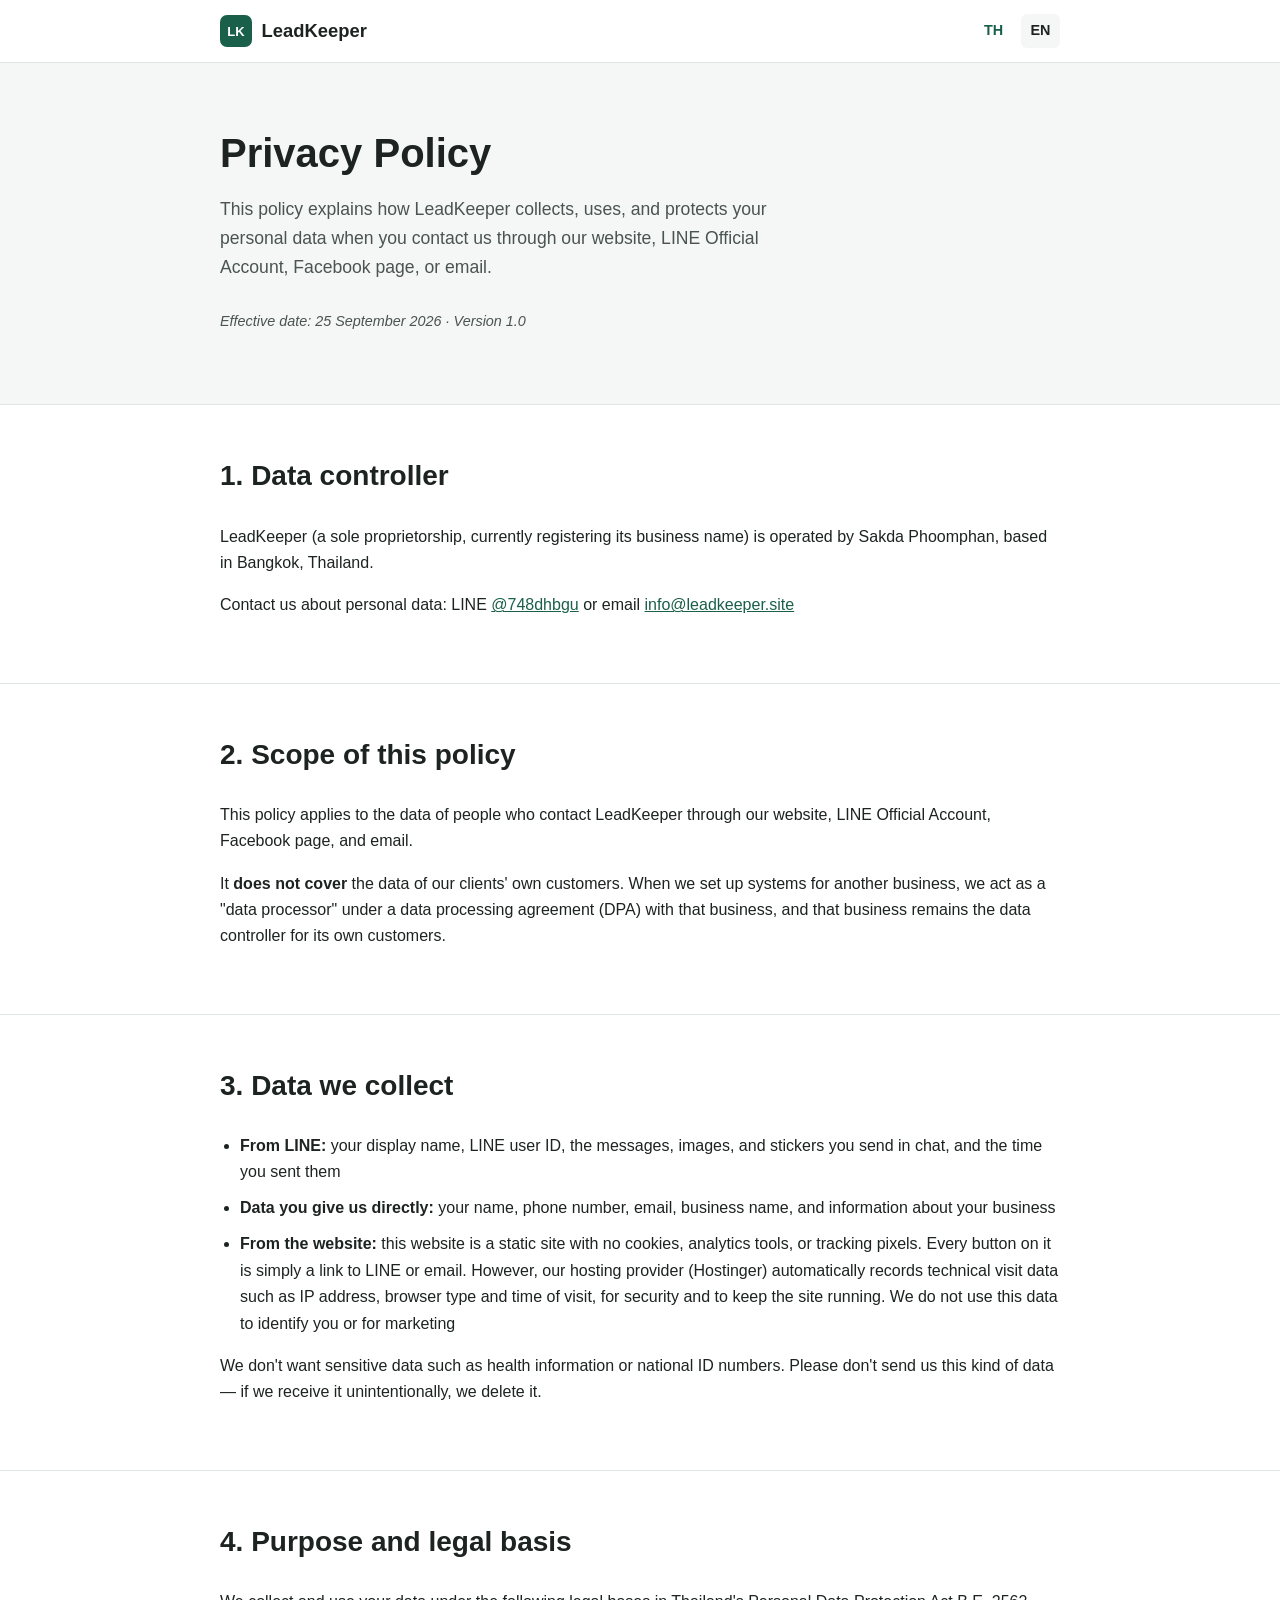
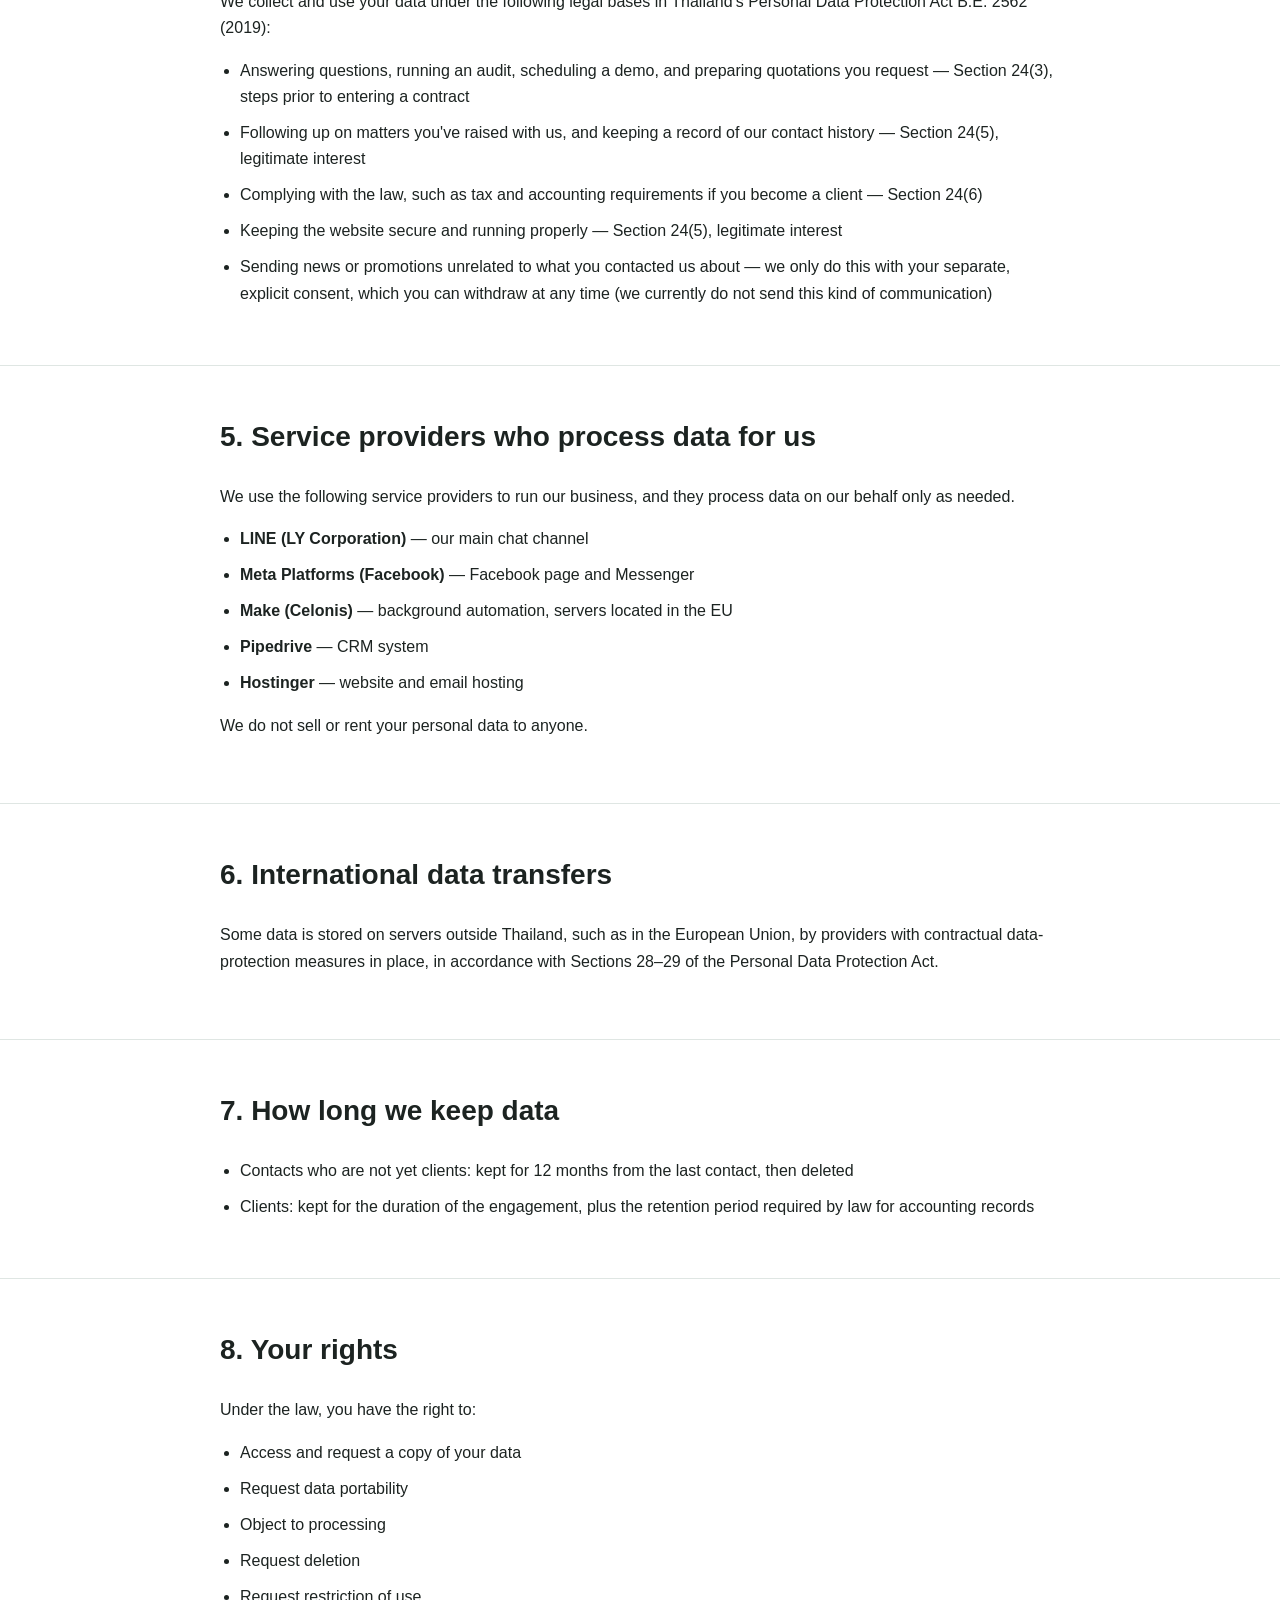
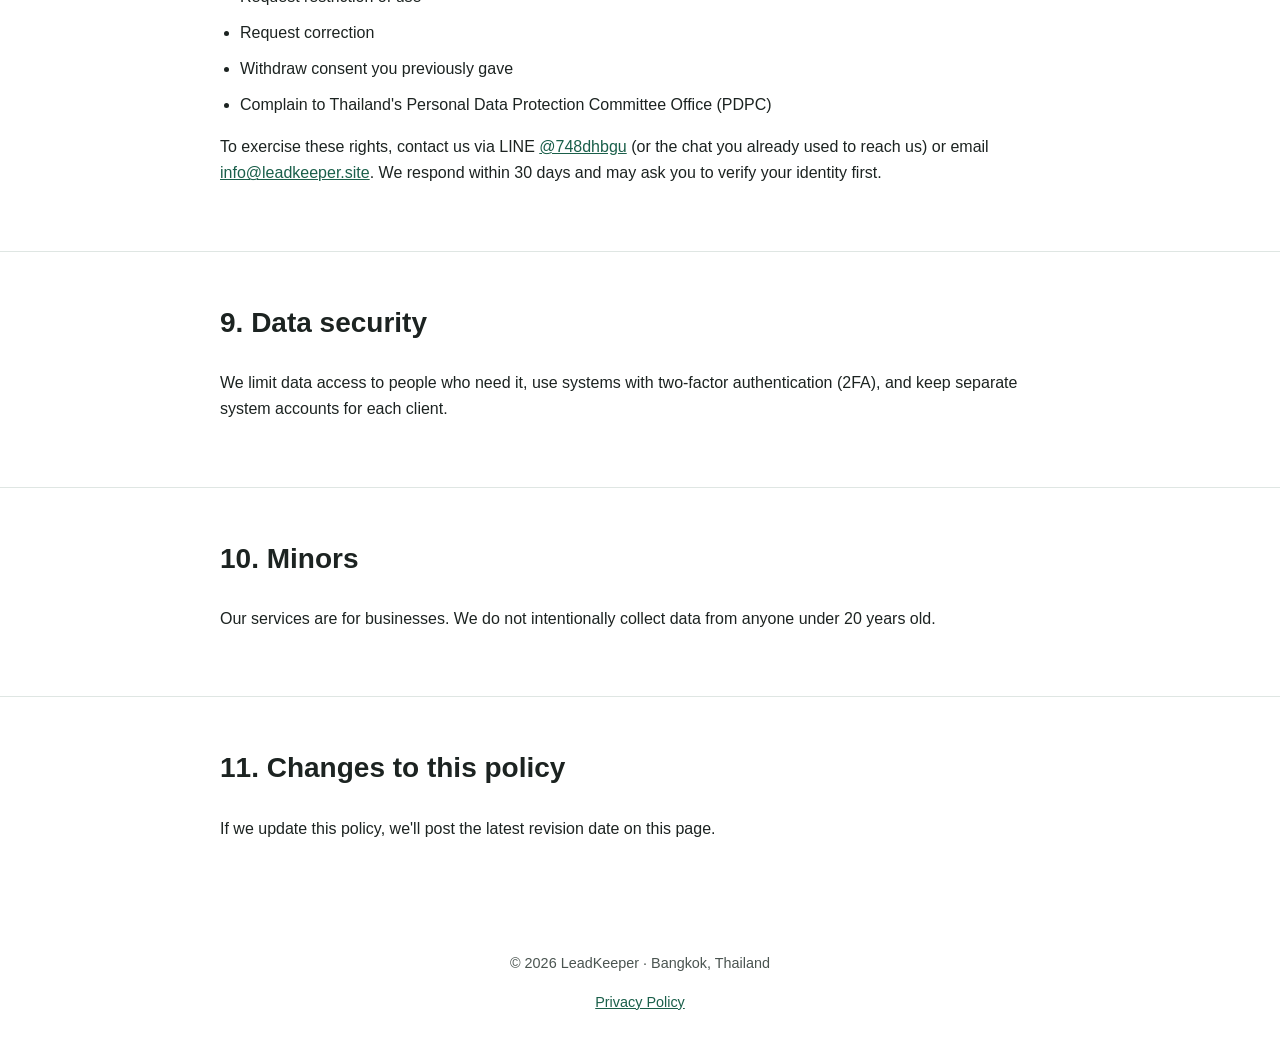
<file: en/privacy/index.html>
<!doctype html>
<html lang="en">
<head>
<meta charset="utf-8">
<meta name="viewport" content="width=device-width, initial-scale=1">
<title>Privacy Policy · LeadKeeper</title>
<meta name="description" content="LeadKeeper's Privacy Policy explains how we collect, use, and protect your personal data under Thailand's Personal Data Protection Act B.E. 2562 (2019).">
<link rel="canonical" href="https://leadkeeper.site/en/privacy">
<link rel="alternate" hreflang="th" href="https://leadkeeper.site/privacy">
<link rel="alternate" hreflang="en" href="https://leadkeeper.site/en/privacy">
<link rel="alternate" hreflang="x-default" href="https://leadkeeper.site/privacy">
<link rel="icon" type="image/svg+xml" href="/favicon.svg">
<link rel="stylesheet" href="/assets/style.css">
<meta property="og:type" content="website">
<meta property="og:site_name" content="LeadKeeper">
<meta property="og:title" content="Privacy Policy · LeadKeeper">
<meta property="og:description" content="LeadKeeper's Privacy Policy explains how we collect, use, and protect your personal data.">
<meta property="og:url" content="https://leadkeeper.site/en/privacy">
<meta property="og:locale" content="en_US">
<meta property="og:locale:alternate" content="th_TH">
</head>
<body>
<a class="skip-link" href="#main">Skip to main content</a>
<header class="site-header">
  <div class="header-inner">
    <a class="brand" href="/en/">
      <img src="/favicon.svg" alt="" width="32" height="32">
      <span>LeadKeeper</span>
    </a>
    <nav class="lang-switch" aria-label="Language switch">
      <a href="/privacy" lang="th" hreflang="th">TH</a>
      <a href="/en/privacy" aria-current="true" lang="en" hreflang="en">EN</a>
    </nav>
  </div>
</header>

<main id="main">
  <section class="hero">
    <div class="wrap">
      <h1>Privacy Policy</h1>
      <p class="lede">This policy explains how LeadKeeper collects, uses, and protects your personal data when you contact us through our website, LINE Official Account, Facebook page, or email.</p>
      <p class="disclosure">Effective date: 25 September 2026 · Version 1.0</p>
    </div>
  </section>

  <section id="controller" aria-labelledby="controller-h">
    <div class="wrap">
      <h2 id="controller-h">1. Data controller</h2>
      <p>LeadKeeper (a sole proprietorship, currently registering its business name) is operated by Sakda Phoomphan, based in Bangkok, Thailand.</p>
      <p>Contact us about personal data: LINE <a href="https://line.me/R/ti/p/@748dhbgu">@748dhbgu</a> or email <a href="mailto:info@leadkeeper.site">info@leadkeeper.site</a></p>
    </div>
  </section>

  <section id="scope" aria-labelledby="scope-h">
    <div class="wrap">
      <h2 id="scope-h">2. Scope of this policy</h2>
      <p>This policy applies to the data of people who contact LeadKeeper through our website, LINE Official Account, Facebook page, and email.</p>
      <p>It <strong>does not cover</strong> the data of our clients' own customers. When we set up systems for another business, we act as a "data processor" under a data processing agreement (DPA) with that business, and that business remains the data controller for its own customers.</p>
    </div>
  </section>

  <section id="data-collected" aria-labelledby="data-collected-h">
    <div class="wrap">
      <h2 id="data-collected-h">3. Data we collect</h2>
      <ul class="plain-list">
        <li><strong>From LINE:</strong> your display name, LINE user ID, the messages, images, and stickers you send in chat, and the time you sent them</li>
        <li><strong>Data you give us directly:</strong> your name, phone number, email, business name, and information about your business</li>
        <li><strong>From the website:</strong> this website is a static site with no cookies, analytics tools, or tracking pixels. Every button on it is simply a link to LINE or email. However, our hosting provider (Hostinger) automatically records technical visit data such as IP address, browser type and time of visit, for security and to keep the site running. We do not use this data to identify you or for marketing</li>
      </ul>
      <p>We don't want sensitive data such as health information or national ID numbers. Please don't send us this kind of data — if we receive it unintentionally, we delete it.</p>
    </div>
  </section>

  <section id="purpose" aria-labelledby="purpose-h">
    <div class="wrap">
      <h2 id="purpose-h">4. Purpose and legal basis</h2>
      <p>We collect and use your data under the following legal bases in Thailand's Personal Data Protection Act B.E. 2562 (2019):</p>
      <ul class="plain-list">
        <li>Answering questions, running an audit, scheduling a demo, and preparing quotations you request — Section 24(3), steps prior to entering a contract</li>
        <li>Following up on matters you've raised with us, and keeping a record of our contact history — Section 24(5), legitimate interest</li>
        <li>Complying with the law, such as tax and accounting requirements if you become a client — Section 24(6)</li>
        <li>Keeping the website secure and running properly — Section 24(5), legitimate interest</li>
        <li>Sending news or promotions unrelated to what you contacted us about — we only do this with your separate, explicit consent, which you can withdraw at any time (we currently do not send this kind of communication)</li>
      </ul>
    </div>
  </section>

  <section id="sharing" aria-labelledby="sharing-h">
    <div class="wrap">
      <h2 id="sharing-h">5. Service providers who process data for us</h2>
      <p>We use the following service providers to run our business, and they process data on our behalf only as needed.</p>
      <ul class="plain-list">
        <li><strong>LINE (LY Corporation)</strong> — our main chat channel</li>
        <li><strong>Meta Platforms (Facebook)</strong> — Facebook page and Messenger</li>
        <li><strong>Make (Celonis)</strong> — background automation, servers located in the EU</li>
        <li><strong>Pipedrive</strong> — CRM system</li>
        <li><strong>Hostinger</strong> — website and email hosting</li>
      </ul>
      <p>We do not sell or rent your personal data to anyone.</p>
    </div>
  </section>

  <section id="transfer" aria-labelledby="transfer-h">
    <div class="wrap">
      <h2 id="transfer-h">6. International data transfers</h2>
      <p>Some data is stored on servers outside Thailand, such as in the European Union, by providers with contractual data-protection measures in place, in accordance with Sections 28–29 of the Personal Data Protection Act.</p>
    </div>
  </section>

  <section id="retention" aria-labelledby="retention-h">
    <div class="wrap">
      <h2 id="retention-h">7. How long we keep data</h2>
      <ul class="plain-list">
        <li>Contacts who are not yet clients: kept for 12 months from the last contact, then deleted</li>
        <li>Clients: kept for the duration of the engagement, plus the retention period required by law for accounting records</li>
      </ul>
    </div>
  </section>

  <section id="rights" aria-labelledby="rights-h">
    <div class="wrap">
      <h2 id="rights-h">8. Your rights</h2>
      <p>Under the law, you have the right to:</p>
      <ul class="plain-list">
        <li>Access and request a copy of your data</li>
        <li>Request data portability</li>
        <li>Object to processing</li>
        <li>Request deletion</li>
        <li>Request restriction of use</li>
        <li>Request correction</li>
        <li>Withdraw consent you previously gave</li>
        <li>Complain to Thailand's Personal Data Protection Committee Office (PDPC)</li>
      </ul>
      <p>To exercise these rights, contact us via LINE <a href="https://line.me/R/ti/p/@748dhbgu">@748dhbgu</a> (or the chat you already used to reach us) or email <a href="mailto:info@leadkeeper.site">info@leadkeeper.site</a>. We respond within 30 days and may ask you to verify your identity first.</p>
    </div>
  </section>

  <section id="security" aria-labelledby="security-h">
    <div class="wrap">
      <h2 id="security-h">9. Data security</h2>
      <p>We limit data access to people who need it, use systems with two-factor authentication (2FA), and keep separate system accounts for each client.</p>
    </div>
  </section>

  <section id="minors" aria-labelledby="minors-h">
    <div class="wrap">
      <h2 id="minors-h">10. Minors</h2>
      <p>Our services are for businesses. We do not intentionally collect data from anyone under 20 years old.</p>
    </div>
  </section>

  <section id="changes" aria-labelledby="changes-h">
    <div class="wrap">
      <h2 id="changes-h">11. Changes to this policy</h2>
      <p>If we update this policy, we'll post the latest revision date on this page.</p>
    </div>
  </section>
</main>

<footer class="site-footer">
  <div class="wrap">
    <p>© 2026 LeadKeeper · Bangkok, Thailand</p>
    <p><a href="/en/privacy">Privacy Policy</a></p>
  </div>
</footer>
</body>
</html>
</file>
<file: assets/style.css>
/* LeadKeeper — shared stylesheet. Plain CSS, no build step, no external fonts. */

:root {
  --accent: #1a5f4a;
  --accent-dark: #124435;
  --ink: #1c2321;
  --ink-soft: #4a5450;
  --paper: #ffffff;
  --paper-alt: #f5f7f6;
  --line: #dfe6e3;
  --radius: 10px;
  --max-width: 880px;
  --font: -apple-system, BlinkMacSystemFont, "Segoe UI", "Noto Sans Thai", "Noto Sans Thai UI",
    "Leelawadee UI", "TH Sarabun New", Tahoma, "Helvetica Neue", Arial, sans-serif;
}

* {
  box-sizing: border-box;
}

html {
  -webkit-text-size-adjust: 100%;
}

body {
  margin: 0;
  font-family: var(--font);
  color: var(--ink);
  background: var(--paper);
  line-height: 1.65;
  overflow-x: hidden;
}

img,
svg {
  max-width: 100%;
  display: block;
}

a {
  color: var(--accent);
}

a:hover {
  color: var(--accent-dark);
}

a:focus-visible,
button:focus-visible {
  outline: 3px solid var(--accent);
  outline-offset: 2px;
}

.skip-link {
  position: absolute;
  left: -9999px;
  top: 0;
  background: var(--accent);
  color: #fff;
  padding: 0.75rem 1.25rem;
  z-index: 100;
  border-radius: 0 0 var(--radius) 0;
}

.skip-link:focus {
  left: 0;
}

.wrap {
  max-width: var(--max-width);
  margin: 0 auto;
  padding: 0 1.25rem;
}

/* Header */
header.site-header {
  border-bottom: 1px solid var(--line);
  background: var(--paper);
  position: sticky;
  top: 0;
  z-index: 10;
}

.header-inner {
  display: flex;
  align-items: center;
  justify-content: space-between;
  gap: 1rem;
  padding: 0.9rem 1.25rem;
  max-width: var(--max-width);
  margin: 0 auto;
  flex-wrap: wrap;
}

.brand {
  display: flex;
  align-items: center;
  gap: 0.6rem;
  font-weight: 700;
  font-size: 1.15rem;
  text-decoration: none;
  color: var(--ink);
}

.brand img {
  width: 32px;
  height: 32px;
}

.lang-switch {
  display: flex;
  gap: 0.5rem;
  font-size: 0.9rem;
  font-weight: 600;
}

.lang-switch a {
  padding: 0.3rem 0.6rem;
  border-radius: 6px;
  text-decoration: none;
}

.lang-switch a[aria-current="true"] {
  background: var(--paper-alt);
  color: var(--ink);
}

/* Sections */
main section {
  padding: 3rem 0;
  border-bottom: 1px solid var(--line);
}

main section:last-of-type {
  border-bottom: none;
}

.hero {
  padding: 4rem 0 3.5rem;
  background: var(--paper-alt);
  border-bottom: 1px solid var(--line);
}

.hero h1 {
  font-size: clamp(1.7rem, 5vw, 2.5rem);
  line-height: 1.3;
  margin: 0 0 1rem;
}

.hero .lede {
  font-size: 1.1rem;
  color: var(--ink-soft);
  max-width: 62ch;
  margin: 0 0 1.75rem;
}

.cta-row {
  display: flex;
  flex-wrap: wrap;
  gap: 0.75rem;
}

.btn {
  display: inline-block;
  padding: 0.75rem 1.4rem;
  border-radius: var(--radius);
  text-decoration: none;
  font-weight: 600;
  font-size: 1rem;
}

.btn-primary {
  background: var(--accent);
  color: #fff;
}

.btn-primary:hover {
  background: var(--accent-dark);
  color: #fff;
}

.btn-secondary {
  background: transparent;
  color: var(--accent);
  border: 1.5px solid var(--accent);
}

.btn-secondary:hover {
  background: var(--paper-alt);
  color: var(--accent-dark);
}

h2 {
  font-size: clamp(1.35rem, 3.5vw, 1.75rem);
  margin: 0 0 1.5rem;
}

h3 {
  font-size: 1.15rem;
  margin: 0 0 0.5rem;
}

.problem-list {
  list-style: none;
  margin: 0;
  padding: 0;
  display: grid;
  gap: 1.25rem;
}

.problem-list li {
  background: var(--paper-alt);
  border-radius: var(--radius);
  padding: 1.25rem 1.5rem;
}

.problem-list strong {
  display: block;
  margin-bottom: 0.35rem;
}

/* Service cards */
.card-grid {
  display: grid;
  gap: 1.25rem;
  grid-template-columns: 1fr;
}

@media (min-width: 720px) {
  .card-grid {
    grid-template-columns: repeat(3, 1fr);
  }
}

.card {
  border: 1px solid var(--line);
  border-radius: var(--radius);
  padding: 1.5rem;
  display: flex;
  flex-direction: column;
}

.card p.tag {
  color: var(--ink-soft);
  font-size: 0.95rem;
  margin: 0 0 0.9rem;
}

.card ul {
  margin: 0;
  padding-left: 1.15rem;
  flex-grow: 1;
}

.card li {
  margin-bottom: 0.4rem;
}

.pricing-note {
  margin-top: 1.5rem;
  color: var(--ink-soft);
  font-size: 0.95rem;
}

/* Who we work with */
.segment-grid {
  display: grid;
  gap: 1.25rem;
}

@media (min-width: 720px) {
  .segment-grid {
    grid-template-columns: 1fr 1fr;
  }
}

.segment-grid > div {
  background: var(--paper-alt);
  border-radius: var(--radius);
  padding: 1.25rem 1.5rem;
}

.honest-note {
  margin-top: 1.25rem;
  font-style: italic;
  color: var(--ink-soft);
}

/* Steps */
.steps {
  list-style: none;
  margin: 0;
  padding: 0;
  counter-reset: step;
  display: grid;
  gap: 1.25rem;
}

.steps li {
  counter-increment: step;
  position: relative;
  padding-left: 3rem;
}

.steps li::before {
  content: counter(step);
  position: absolute;
  left: 0;
  top: 0;
  width: 2.15rem;
  height: 2.15rem;
  border-radius: 50%;
  background: var(--accent);
  color: #fff;
  font-weight: 700;
  display: flex;
  align-items: center;
  justify-content: center;
}

.steps strong {
  display: block;
  margin-bottom: 0.25rem;
}

/* Plain lists */
.plain-list {
  margin: 0;
  padding-left: 1.25rem;
}

.plain-list li {
  margin-bottom: 0.6rem;
}

.platform-list {
  font-size: 1.05rem;
  font-weight: 600;
  margin: 0 0 1rem;
}

.disclosure {
  font-size: 0.9rem;
  color: var(--ink-soft);
  font-style: italic;
}

.about p {
  margin: 0 0 1rem;
}

/* Contact */
.contact-list {
  list-style: none;
  margin: 0;
  padding: 0;
  display: grid;
  gap: 0.75rem;
}

.contact-list a {
  font-weight: 600;
  text-decoration: none;
}

.contact-list a:hover {
  text-decoration: underline;
}

/* Footer */
footer.site-footer {
  padding: 2rem 0;
  color: var(--ink-soft);
  font-size: 0.9rem;
  text-align: center;
}

/* 404 */
.notfound {
  min-height: 60vh;
  display: flex;
  flex-direction: column;
  align-items: center;
  justify-content: center;
  text-align: center;
  padding: 3rem 1.25rem;
}
</file>
